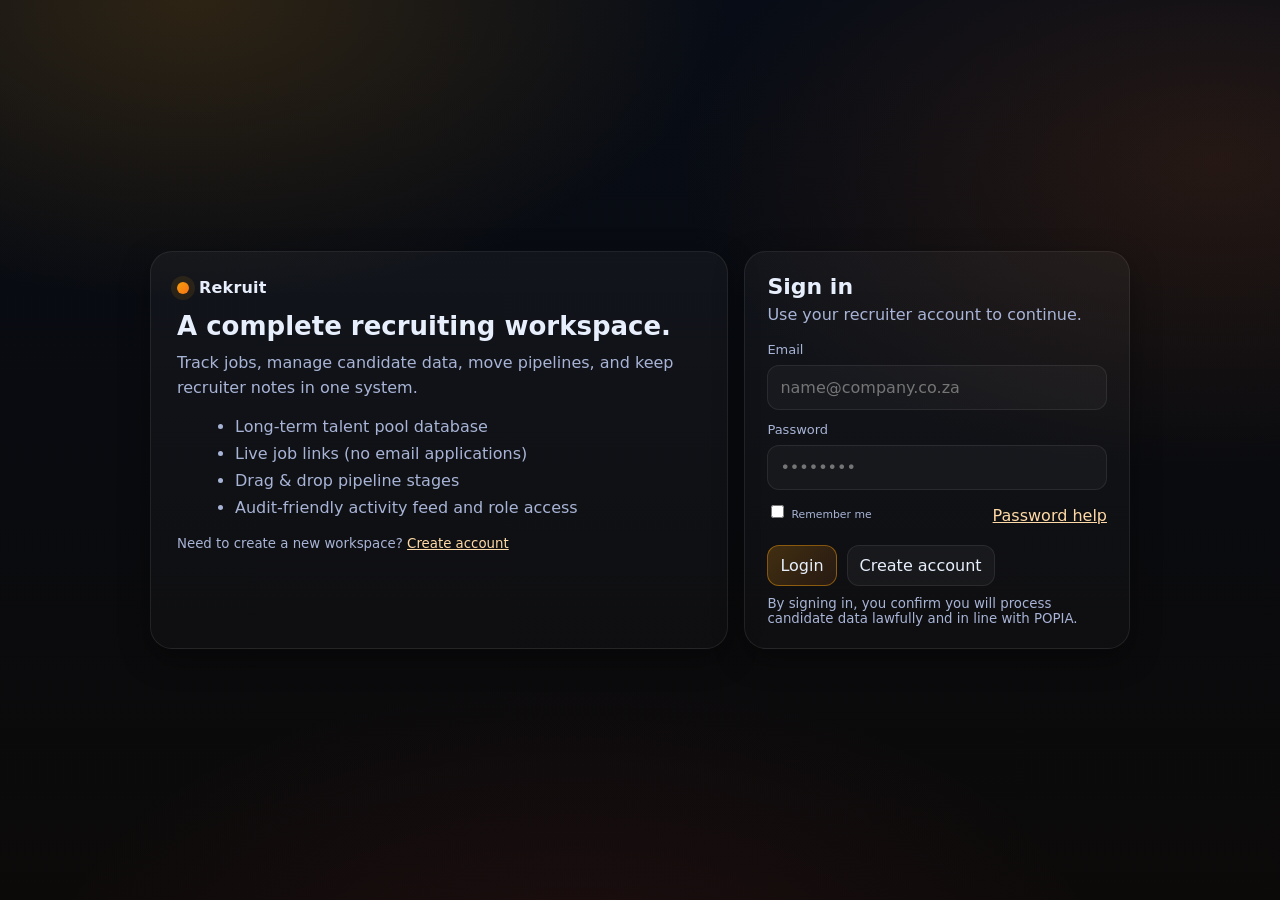
<file: index.html>
<!doctype html>
<html lang="en">
<head>
  <meta charset="utf-8" />
  <meta name="viewport" content="width=device-width, initial-scale=1" />
  <meta http-equiv="refresh" content="0; url=login.html" />
  <title>Rekruit</title>
  <link rel="stylesheet" href="css/app.css" />
</head>
<body>
  <div class="center">
    <div class="card hero" style="max-width:520px;">
      <div class="brand"><span class="dot"></span> Rekruit</div>
      <p style="margin-top:12px;">Redirecting to <a class="link" href="login.html">login</a>…</p>
    </div>
  </div>
</body>
</html>
</file>
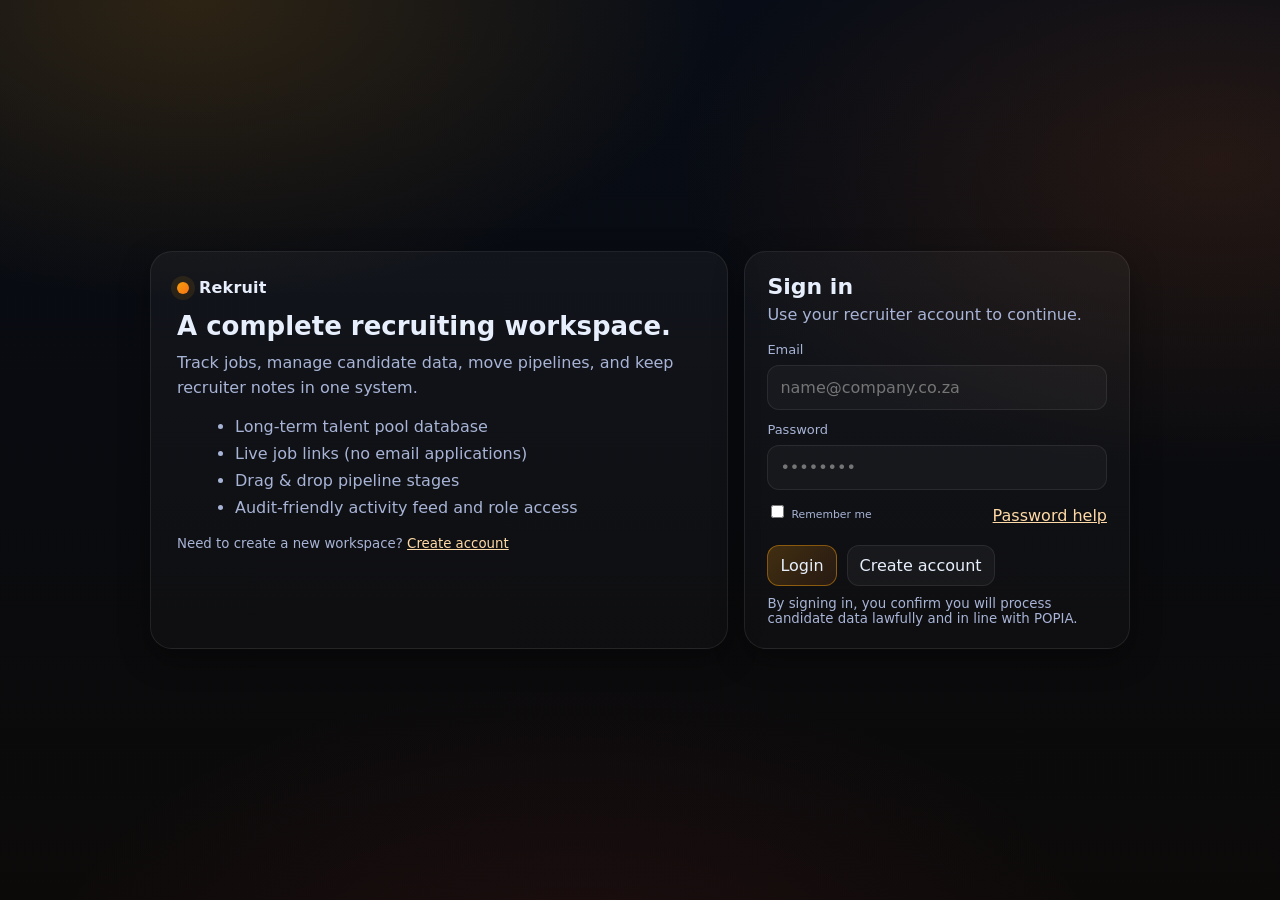
<file: applications.html>
<!doctype html>
<html lang="en">
<head>
  <meta charset="utf-8" />
  <meta name="viewport" content="width=device-width, initial-scale=1" />
  <title>Rekruit — Applications</title>
  <link rel="stylesheet" href="css/app.css" />
</head>

<body>
  <div class="topbar">
    <div class="nav">
      <div class="brand"><span class="dot"></span> Rekruit</div>
      <div class="navlinks">
        <a class="chip" data-nav href="dashboard.html">Dashboard</a>
        <a class="chip" data-nav href="companies.html">Companies</a>
        <a class="chip" data-nav href="candidates.html">Candidates</a>
        <a class="chip" data-nav href="applications.html">Applications</a>
        <a class="chip" data-nav href="jobs-pipeline.html">Pipeline</a>
        <a class="chip" data-nav href="users.html">Users</a>
        <a class="chip" data-nav href="reports.html">Reports</a>
        <a class="chip" data-nav href="settings.html">Settings</a>
        <a class="chip" href="#" data-logout>Logout</a>
      </div>
    </div>
  </div>

  <div class="container">

    <div class="section-title">
      <div>
        <h2>Applications Inbox</h2>
        <p>Review, deduplicate, and convert applications into pipeline progress.</p>
      </div>
      <div class="row" style="flex-wrap:wrap; justify-content:flex-end;">
        <a class="btn" href="public-jobs.html">Public Job Board</a>
        <a class="btn" href="candidates.html">Open Candidates</a>
        <a class="btn" href="reports.html">Reports</a>
      </div>
    </div>

    <!-- KPI row -->
    <div class="grid grid-4">
      <div class="card kpi">
        <h3>Applications</h3>
        <div class="num" data-app-kpi="total">0</div>
        <div class="meta">All applications in workspace</div>
      </div>
      <div class="card kpi">
        <h3>Last 30 Days</h3>
        <div class="num" data-app-kpi="last30">0</div>
        <div class="meta">New applications</div>
      </div>
      <div class="card kpi">
        <h3>Duplicates</h3>
        <div class="num" data-app-kpi="duplicates">0</div>
        <div class="meta">Same candidate more than once</div>
      </div>
      <div class="card kpi">
        <h3>Interview / Offer</h3>
        <div class="num" data-app-kpi="progressed">0</div>
        <div class="meta">Applications progressed</div>
      </div>
    </div>

    <div class="grid grid-2" style="margin-top:16px;">
      <div class="card form">
        <div class="section-title" style="margin:0 0 10px;">
          <div>
            <h2>Search & Filters</h2>
            <p>Search by candidate, email, job, source, status.</p>
          </div>
        </div>

        <div class="grid grid-2">
          <div class="field">
            <label>Search</label>
            <input class="input" data-application-search placeholder="Search by candidate, email, job, source..." />
          </div>

          <div class="field">
            <label>Status</label>
            <select class="input" data-app-filter-status>
              <option value="">All statuses</option>
              <option>Applied</option>
              <option>Screening</option>
              <option>Interview</option>
              <option>Offer</option>
              <option>Rejected</option>
            </select>
          </div>
        </div>

        <div class="grid grid-2">
          <div class="field">
            <label>Source</label>
            <select class="input" data-app-filter-source>
              <option value="">All sources</option>
              <option>Public Job Link</option>
              <option>Direct</option>
              <option>Referral</option>
              <option>LinkedIn</option>
              <option>Indeed</option>
              <option>Agency DB</option>
            </select>
          </div>

          <div class="field">
            <label>View</label>
            <div class="row" style="gap:8px; flex-wrap:wrap;">
              <button class="btn small" type="button" data-app-reset-filters>Reset filters</button>
              <small class="muted">Filters affect this page view only.</small>
            </div>
          </div>
        </div>

        <small class="footer-note">
          Tip: Changing an application status can update the candidate stage (Interview/Offer/Rejected).
        </small>
      </div>

      <div class="card form">
        <div class="section-title" style="margin:0 0 10px;">
          <div>
            <h2>Triage Guidance</h2>
            <p>Standardise how your team processes incoming applications.</p>
          </div>
        </div>

        <ul class="activity-list">
          <li><span>Review CV + skills match</span><small>Screening</small></li>
          <li><span>Verify right-to-work / permits (where applicable)</span><small>Compliance</small></li>
          <li><span>Deduplicate by email / ID</span><small>Data quality</small></li>
          <li><span>Move candidates into pipeline stages</span><small>Workflow</small></li>
          <li><span>Record reasons for rejection</span><small>Reporting</small></li>
        </ul>

        <small class="footer-note">
          Keep notes and outcomes consistent to improve reporting and re-sourcing.
        </small>
      </div>
    </div>

    <!-- Applications Table -->
    <div class="section-title" style="margin-top:18px;">
      <div>
        <h2>Applications</h2>
        <p>Update application status; open the candidate profile for full details.</p>
      </div>
    </div>

    <table class="table">
      <thead>
        <tr>
          <th>Candidate</th>
          <th>Email</th>
          <th>Job</th>
          <th>Applied At</th>
          <th>Source</th>
          <th>Status</th>
          <th></th>
        </tr>
      </thead>
      <tbody data-applications-body></tbody>
    </table>

    <small class="footer-note">
      Tip: Use search and filters to find duplicates and quickly move candidates forward.
    </small>

  </div>

  <script defer src="js/app.js"></script>

  <!-- Client-side KPIs + table filtering (does not change app.js data model) -->
  <script>
    (function () {
      const APP_STORAGE_KEY = "rekruit_app_data_v5";
      const AUTH_STORAGE_KEY = "rekruit_auth_v2";

      const body = document.querySelector("[data-applications-body]");
      const searchEl = document.querySelector("[data-application-search]");
      const statusEl = document.querySelector("[data-app-filter-status]");
      const sourceEl = document.querySelector("[data-app-filter-source]");
      const resetBtn = document.querySelector("[data-app-reset-filters]");

      function safeParse(v, fallback) {
        try { return JSON.parse(v); } catch { return fallback; }
      }
      function setKpi(key, value) {
        const el = document.querySelector(`[data-app-kpi="${key}"]`);
        if (el) el.textContent = String(value);
      }
      function escapeHtml(v) {
        return String(v ?? "")
          .replaceAll("&", "&amp;").replaceAll("<", "&lt;").replaceAll(">", "&gt;")
          .replaceAll('"', "&quot;").replaceAll("'", "&#039;");
      }
      function formatDateTime(v) {
        if (!v) return "-";
        const d = new Date(v);
        return `${d.toLocaleDateString()} ${d.toLocaleTimeString([], { hour: "2-digit", minute: "2-digit" })}`;
      }

      function getTenantCtx() {
        const auth = safeParse(localStorage.getItem(AUTH_STORAGE_KEY) || "null", null);
        if (!auth || !auth.tenantId) return null;
        const data = safeParse(localStorage.getItem(APP_STORAGE_KEY) || "null", null);
        if (!data) return null;
        return { auth, data, tenantId: auth.tenantId };
      }

      function computeKpis(ctx) {
        const { data, tenantId } = ctx;

        const apps = (Array.isArray(data.applications) ? data.applications : []).filter(a => a.tenantId === tenantId);
        const cands = (Array.isArray(data.candidates) ? data.candidates : []).filter(c => c.tenantId === tenantId);

        const now = Date.now();
        const days30 = 1000 * 60 * 60 * 24 * 30;

        const last30 = apps.filter(a => {
          const t = Date.parse(a.createdAt || "");
          return Number.isFinite(t) && (now - t) <= days30;
        }).length;

        // duplicates based on multiple applications per candidate
        const appCountByCandidate = {};
        apps.forEach(a => {
          const k = a.candidateId || "";
          if (!k) return;
          appCountByCandidate[k] = (appCountByCandidate[k] || 0) + 1;
        });
        const duplicates = Object.values(appCountByCandidate).filter(n => n > 1).length;

        const progressed = apps.filter(a => a.status === "Interview" || a.status === "Offer").length;

        setKpi("total", apps.length);
        setKpi("last30", last30);
        setKpi("duplicates", duplicates);

        // Also count progressed candidates in later stages as a sanity check
        const progressedCandidates = cands.filter(c => ["Interview 1", "Interview 2", "Offer", "Placed"].includes(c.stage)).length;
        setKpi("progressed", Math.max(progressed, progressedCandidates));
      }

      // Render + filter table (matches your app.js row structure)
      function renderFilteredTable(ctx) {
        if (!body) return;

        const { data, tenantId } = ctx;

        const apps = (Array.isArray(data.applications) ? data.applications : []).filter(a => a.tenantId === tenantId);
        const candidates = Array.isArray(data.candidates) ? data.candidates : [];
        const jobs = Array.isArray(data.jobs) ? data.jobs : [];

        const q = (searchEl?.value || "").trim().toLowerCase();
        const st = (statusEl?.value || "").trim();
        const src = (sourceEl?.value || "").trim();

        function candidateById(id) {
          return candidates.find(c => c.id === id && c.tenantId === tenantId);
        }
        function jobById(id) {
          return jobs.find(j => j.id === id && j.tenantId === tenantId);
        }

        const rows = apps.filter(a => {
          if (st && a.status !== st) return false;
          if (src && (a.source || "Direct") !== src) return false;

          if (!q) return true;
          const c = candidateById(a.candidateId) || {};
          const j = jobById(a.jobId) || {};
          return [c.name, c.email, j.title, a.source, a.status].join(" ").toLowerCase().includes(q);
        });

        if (!rows.length) {
          body.innerHTML = `<tr><td colspan="7" class="muted">No applications found.</td></tr>`;
          return;
        }

        // duplicate badge (same candidate appears more than once)
        const appCountByCandidate = {};
        apps.forEach(a => {
          const k = a.candidateId || "";
          if (!k) return;
          appCountByCandidate[k] = (appCountByCandidate[k] || 0) + 1;
        });

        body.innerHTML = rows
          .slice()
          .sort((a, b) => new Date(b.createdAt || 0) - new Date(a.createdAt || 0))
          .map(a => {
            const c = candidateById(a.candidateId) || {};
            const j = jobById(a.jobId) || {};
            const dup = (appCountByCandidate[a.candidateId] || 0) > 1 ? `<span class="badge danger">Duplicate</span>` : "";
            return `
              <tr>
                <td>${escapeHtml(c.name || "Unknown")} ${dup}</td>
                <td>${escapeHtml(c.email || "-")}</td>
                <td>${escapeHtml(j.title || "Unassigned")}</td>
                <td>${formatDateTime(a.createdAt)}</td>
                <td>${escapeHtml(a.source || "Direct")}</td>
                <td>
                  <select class="input" data-app-status="${a.id}">
                    ${["Applied", "Screening", "Interview", "Offer", "Rejected"].map(s => `<option ${a.status === s ? "selected" : ""}>${s}</option>`).join("")}
                  </select>
                </td>
                <td class="actions-cell"><a class="btn small" href="candidate-profile.html?id=${a.candidateId}">Open</a></td>
              </tr>
            `;
          }).join("");
      }

      function refresh() {
        const ctx = getTenantCtx();
        if (!ctx) return;
        computeKpis(ctx);
        renderFilteredTable(ctx);
      }

      // Hook changes (does not interfere with app.js)
      searchEl && searchEl.addEventListener("input", refresh);
      statusEl && statusEl.addEventListener("change", refresh);
      sourceEl && sourceEl.addEventListener("change", refresh);
      resetBtn && resetBtn.addEventListener("click", () => {
        if (searchEl) searchEl.value = "";
        if (statusEl) statusEl.value = "";
        if (sourceEl) sourceEl.value = "";
        refresh();
      });

      // Recompute after app.js updates statuses (listen on the table)
      document.addEventListener("change", (e) => {
        if (e.target && e.target.matches && e.target.matches("[data-app-status]")) {
          // app.js will update storage; refresh after a tick
          setTimeout(refresh, 30);
        }
      });

      // Initial
      refresh();
    })();
  </script>
</body>
</html>
</file>
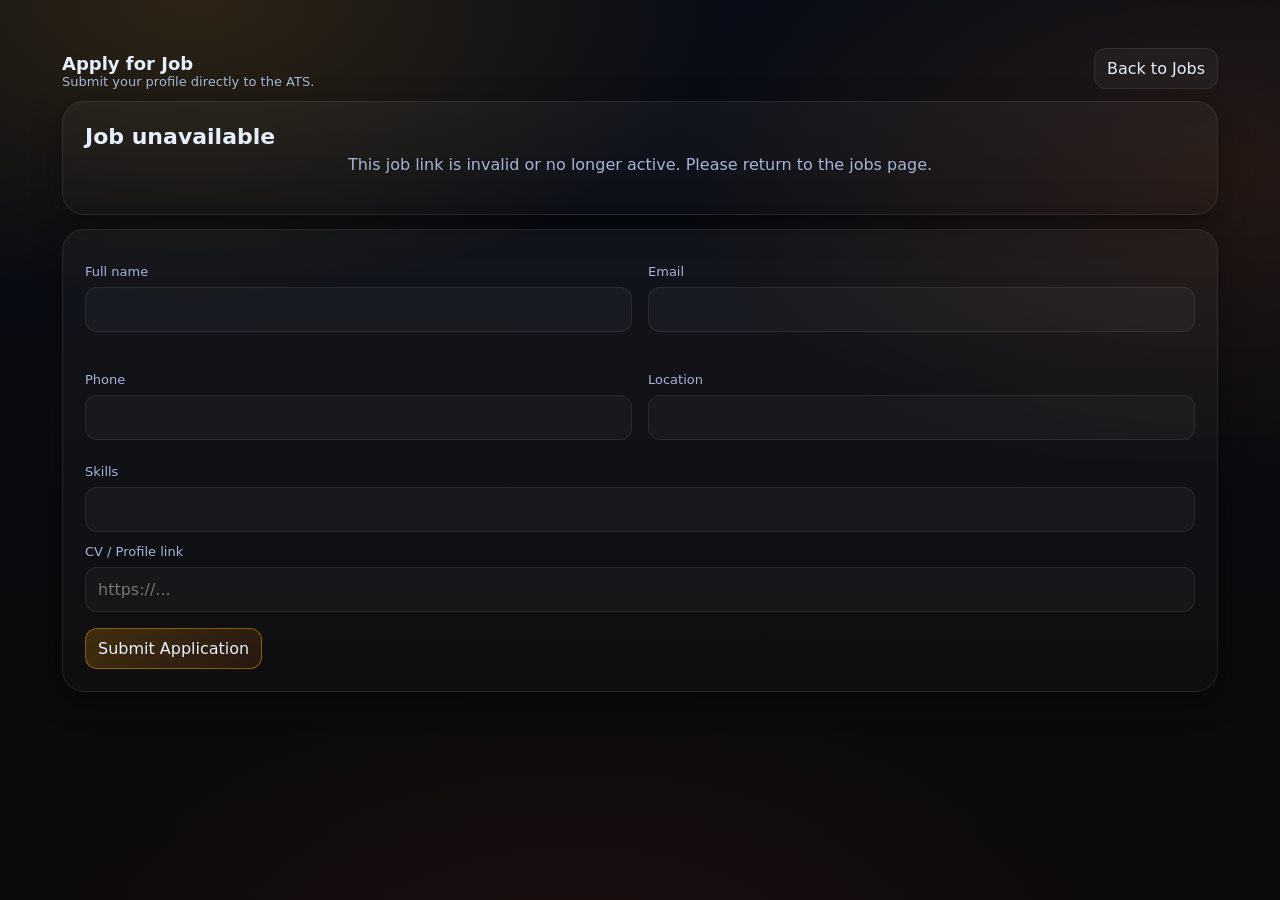
<file: apply.html>
<!doctype html>
<html lang="en">
<head>
  <meta charset="utf-8"/>
  <meta name="viewport" content="width=device-width,initial-scale=1"/>
  <title>Rekruit — Apply</title>
  <link rel="stylesheet" href="css/app.css"/>
</head>
<body>
  <div class="container">
    <div class="section-title">
      <div>
        <h2>Apply for Job</h2>
        <p>Submit your profile directly to the ATS.</p>
      </div>
      <a class="btn" href="public-jobs.html">Back to Jobs</a>
    </div>

    <div class="card form" data-apply-job style="margin-bottom:14px;"></div>

    <form class="card form" data-public-apply-form>
      <div class="grid grid-2">
        <div class="field"><label>Full name</label><input class="input" name="name" required/></div>
        <div class="field"><label>Email</label><input class="input" name="email" type="email" required/></div>
        <div class="field"><label>Phone</label><input class="input" name="phone"/></div>
        <div class="field"><label>Location</label><input class="input" name="location" required/></div>
      </div>
      <div class="field"><label>Skills</label><input class="input" name="skills"/></div>
      <div class="field"><label>CV / Profile link</label><input class="input" name="cvLink" placeholder="https://..."/></div>
      <div class="actions"><button class="btn primary" type="submit">Submit Application</button></div>
    </form>
  </div>
  <script defer src="js/app.js"></script>
</body>
</html>
</file>
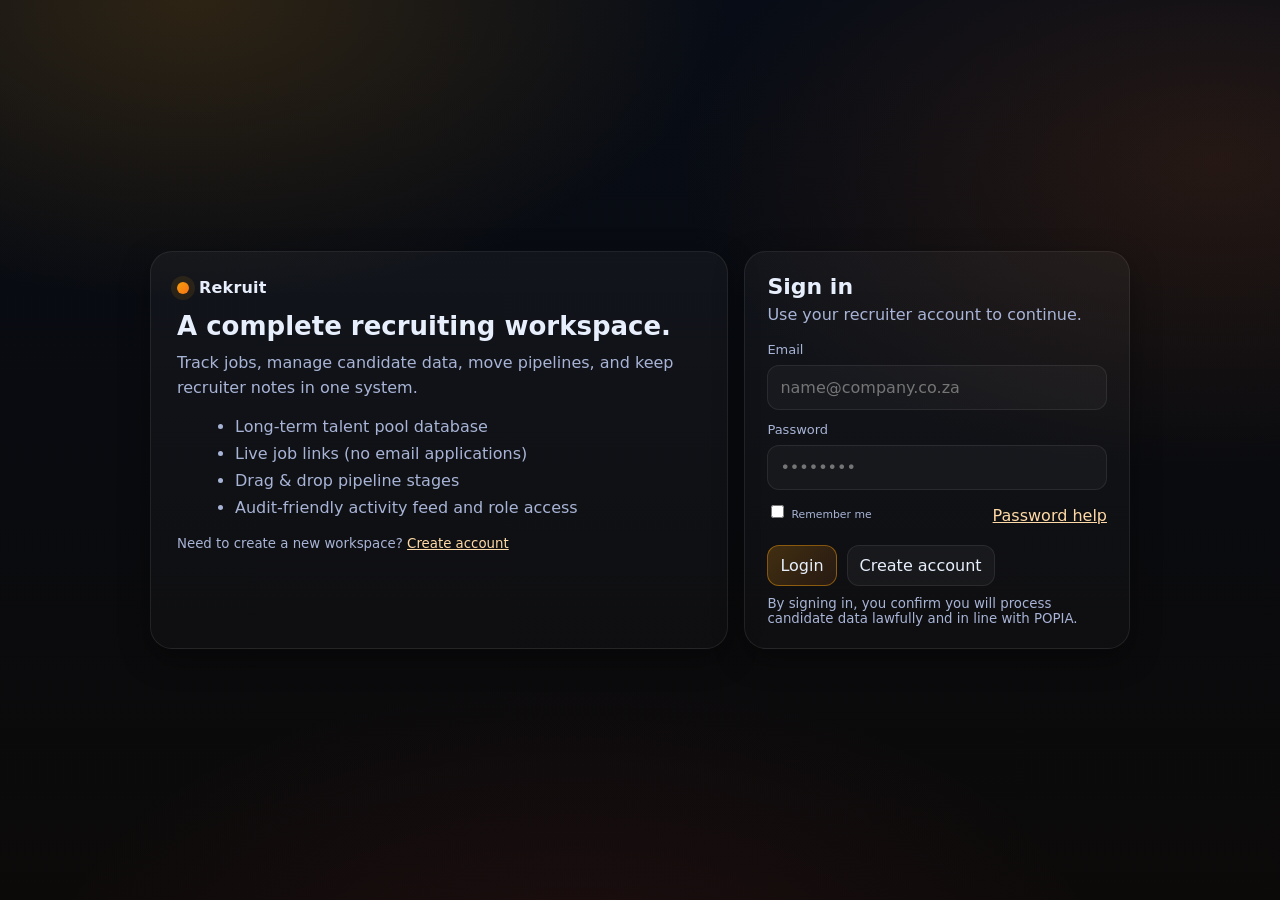
<file: candidate-profile.html>
<!doctype html>
<html lang="en">
<head>
  <meta charset="utf-8" />
  <meta name="viewport" content="width=device-width, initial-scale=1" />
  <title>Rekruit — Candidate Profile</title>
  <link rel="stylesheet" href="css/app.css" />
</head>
<body>
  <div class="topbar">
    <div class="nav">
      <div class="brand"><span class="dot"></span> Rekruit</div>
      <div class="navlinks">
        <a class="chip" data-nav href="dashboard.html">Dashboard</a>
        <a class="chip" data-nav href="companies.html">Companies</a>
        <a class="chip" data-nav href="candidates.html">Candidates</a>
        <a class="chip" data-nav href="applications.html">Applications</a>
        <a class="chip" data-nav href="jobs-pipeline.html">Pipeline</a>
        <a class="chip" data-nav href="users.html">Users</a>
        <a class="chip" data-nav href="reports.html">Reports</a>
        <a class="chip" data-nav href="settings.html">Settings</a>
        <a class="chip" href="#" data-logout>Logout</a>
      </div>
    </div>
  </div>

  <div class="container" data-candidate-profile></div>

  <script defer src="js/app.js"></script>
</body>
</html>
</file>
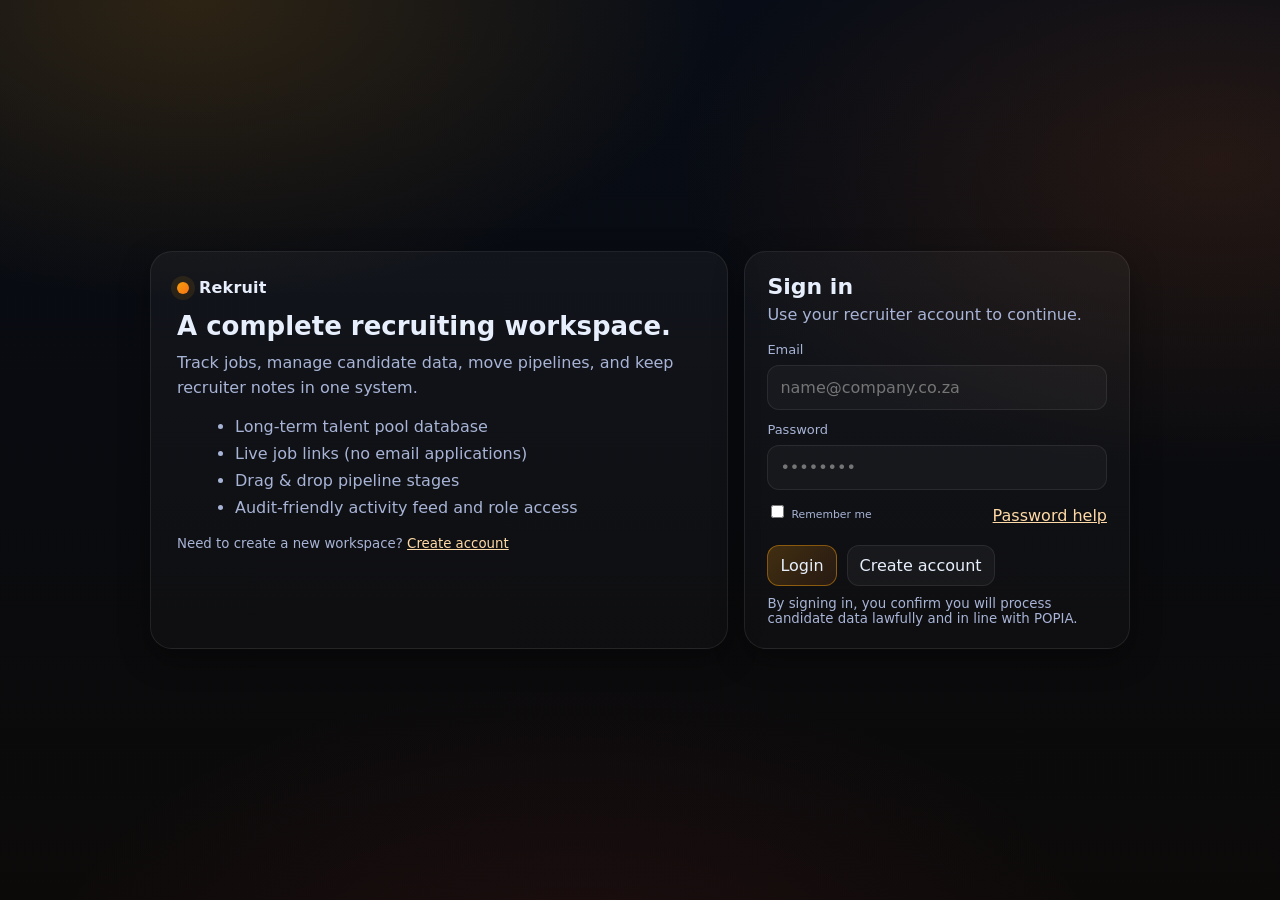
<file: candidates.html>
<!doctype html>
<html lang="en">
<head>
  <meta charset="utf-8" />
  <meta name="viewport" content="width=device-width, initial-scale=1" />
  <title>Rekruit — Candidates</title>
  <link rel="stylesheet" href="css/app.css" />
</head>

<body>
  <div class="topbar">
    <div class="nav">
      <div class="brand"><span class="dot"></span> Rekruit</div>
      <div class="navlinks">
        <a class="chip" data-nav href="dashboard.html">Dashboard</a>
        <a class="chip" data-nav href="companies.html">Companies</a>
        <a class="chip" data-nav href="candidates.html">Candidates</a>
        <a class="chip" data-nav href="applications.html">Applications</a>
        <a class="chip" data-nav href="jobs-pipeline.html">Pipeline</a>
        <a class="chip" data-nav href="users.html">Users</a>
        <a class="chip" data-nav href="reports.html">Reports</a>
        <a class="chip" data-nav href="settings.html">Settings</a>
        <a class="chip" href="#" data-logout>Logout</a>
      </div>
    </div>
  </div>

  <div class="container">
    <div class="section-title">
      <div>
        <h2>Candidate Database</h2>
        <p>Store candidates long-term, maintain clean records, and track pipeline progress.</p>
      </div>
      <div class="row" style="gap:10px; flex-wrap:wrap; justify-content:flex-end;">
        <input class="input" style="max-width:340px" data-candidate-search placeholder="Search name, email, skills, ID/passport, tags…" />
        <button class="btn" type="button" data-toggle-filters>Quick Filters</button>
        <a class="btn" href="jobs-pipeline.html">Open Pipeline</a>
      </div>
    </div>

    <!-- Quick Filters (client-safe helper; search remains the primary filter) -->
    <div class="card form hidden" data-filters-panel>
      <h1>Quick Filters</h1>
      <p>Use these to refine what you type into the search box (they don’t change stored data).</p>

      <div class="grid grid-3">
        <div class="field">
          <label>Common skill</label>
          <button class="btn small" type="button" data-q="Excel">Excel</button>
          <button class="btn small" type="button" data-q="IFRS">IFRS</button>
          <button class="btn small" type="button" data-q="Payroll">Payroll</button>
        </div>
        <div class="field">
          <label>Common locations</label>
          <button class="btn small" type="button" data-q="Cape Town">Cape Town</button>
          <button class="btn small" type="button" data-q="Gauteng">Gauteng</button>
          <button class="btn small" type="button" data-q="Remote">Remote</button>
        </div>
        <div class="field">
          <label>Pipeline stages</label>
          <button class="btn small" type="button" data-q="Applied">Applied</button>
          <button class="btn small" type="button" data-q="Interview 1">Interview 1</button>
          <button class="btn small" type="button" data-q="Offer">Offer</button>
        </div>
      </div>

      <div class="actions">
        <button class="btn" type="button" data-clear-search>Clear search</button>
      </div>

      <small class="footer-note">
        Tip: search includes name, email, location, skills, phone, ID/passport, and nationality.
      </small>
    </div>

    <!-- Create Candidate (FULL PROFILE - compatible with app.js) -->
    <form class="card form" data-candidate-form>
      <h1>Create Candidate</h1>
      <p>Capture a complete profile for sourcing, screening, and placement tracking.</p>

      <div class="section-title" style="margin-top:8px;">
        <div><h2>Personal & Contact</h2><p>Core identity and contact details</p></div>
      </div>

      <div class="grid grid-3">
        <div class="field">
          <label>Full name</label>
          <input class="input" required name="name" placeholder="Nthabiseng Mokoena" />
        </div>
        <div class="field">
          <label>Email</label>
          <input class="input" required name="email" type="email" placeholder="candidate@email.com" />
        </div>
        <div class="field">
          <label>Phone</label>
          <input class="input" name="phone" placeholder="+27..." />
        </div>
      </div>

      <div class="grid grid-3">
        <div class="field">
          <label>Location (Province/City/Remote)</label>
          <input class="input" required name="location" placeholder="Cape Town / Gauteng / Remote" />
        </div>
        <div class="field">
          <label>ID / Passport</label>
          <input class="input" name="idPassport" placeholder="13-digit SA ID or passport" />
        </div>
        <div class="field">
          <label>Nationality</label>
          <input class="input" name="nationality" placeholder="South African / Zimbabwean / etc." />
        </div>
      </div>

      <div class="grid grid-3">
        <div class="field">
          <label>Work permit status</label>
          <select class="input" name="workPermit">
            <option value="">Select</option>
            <option>Citizen / Permanent Resident</option>
            <option>Work Permit Valid</option>
            <option>Work Permit Pending</option>
            <option>No Work Permit</option>
          </select>
        </div>

        <div class="field">
          <label>Preferred contact method</label>
          <select class="input" name="contactMethod">
            <option>Email</option>
            <option>Phone</option>
            <option>WhatsApp</option>
            <option>LinkedIn</option>
          </select>
        </div>

        <div class="field">
          <label>LinkedIn / Portfolio link</label>
          <input class="input" name="profileLink" placeholder="https://linkedin.com/in/..." />
        </div>
      </div>

      <div class="section-title" style="margin-top:12px;">
        <div><h2>Professional Profile</h2><p>Role, experience, salary, availability, skills</p></div>
      </div>

      <div class="grid grid-3">
        <div class="field">
          <label>Current role / title</label>
          <input class="input" name="currentRole" placeholder="e.g. Senior Accountant" />
        </div>
        <div class="field">
          <label>Years of experience</label>
          <input class="input" name="yearsExperience" placeholder="e.g. 5" />
        </div>
        <div class="field">
          <label>Industry</label>
          <input class="input" name="industry" placeholder="e.g. Finance, Mining, Logistics" />
        </div>
      </div>

      <div class="grid grid-3">
        <div class="field">
          <label>Salary expectation (ZAR)</label>
          <input class="input" name="salaryExpectation" placeholder="e.g. 45000" />
        </div>
        <div class="field">
          <label>Availability</label>
          <select class="input" name="availability">
            <option value="">Select</option>
            <option>Immediately</option>
            <option>2 weeks</option>
            <option>1 month</option>
            <option>Negotiable</option>
          </select>
        </div>
        <div class="field">
          <label>Notice period</label>
          <select class="input" name="noticePeriod">
            <option value="">Select</option>
            <option>None</option>
            <option>1 week</option>
            <option>2 weeks</option>
            <option>1 month</option>
            <option>2 months</option>
            <option>3 months</option>
          </select>
        </div>
      </div>

      <div class="grid grid-2">
        <div class="field">
          <label>Skills (comma-separated)</label>
          <input class="input" name="skills" placeholder="Excel, IFRS, Payroll, Sage" />
        </div>
        <div class="field">
          <label>Candidate tags (comma-separated)</label>
          <input class="input" name="tags" placeholder="CFO, Mining, Java, BPO" />
        </div>
      </div>

      <div class="grid grid-2">
        <div class="field">
          <label>CV link (Drive/Dropbox/URL)</label>
          <input class="input" name="cvLink" placeholder="https://..." />
          <small>Use a secure link where you have permission to store and share the document.</small>
        </div>
        <div class="field">
          <label>Talent pool</label>
          <input class="input" name="talentPool" placeholder="e.g. Finance - Cape Town" />
        </div>
      </div>

      <div class="section-title" style="margin-top:12px;">
        <div><h2>ATS & Assignment</h2><p>Pipeline stage and job link</p></div>
      </div>

      <div class="grid grid-3">
        <div class="field">
          <label>Stage</label>
          <select class="input" name="stage">
            <option>Applied</option>
            <option>Screened</option>
            <option>Interview 1</option>
            <option>Interview 2</option>
            <option>Offer</option>
            <option>Placed</option>
            <option>Rejected</option>
          </select>
        </div>

        <div class="field">
          <label>Job assignment</label>
          <select class="input" data-candidate-job name="jobId"></select>
        </div>

        <div class="field">
          <label>Recruiter note (short)</label>
          <input class="input" name="notes" placeholder="Short recruiter note…" />
        </div>
      </div>

      <div class="section-title" style="margin-top:12px;">
        <div><h2>Compliance (Optional)</h2><p>Only capture if relevant and lawful (POPIA)</p></div>
      </div>

      <div class="grid grid-3">
        <div class="field">
          <label>BEE status (optional)</label>
          <select class="input" name="beeStatus">
            <option value="">Select</option>
            <option>Not provided</option>
            <option>Black Owned</option>
            <option>Majority Black Owned</option>
            <option>Non-compliant</option>
            <option>Exempt</option>
          </select>
        </div>
        <div class="field">
          <label>Employment Equity category (optional)</label>
          <select class="input" name="eeCategory">
            <option value="">Select</option>
            <option>Not provided</option>
            <option>African</option>
            <option>Coloured</option>
            <option>Indian</option>
            <option>White</option>
            <option>Other</option>
          </select>
        </div>
        <div class="field">
          <label>Right-to-work docs (status)</label>
          <select class="input" name="rtwStatus">
            <option value="">Select</option>
            <option>Required</option>
            <option>Collected</option>
            <option>Verified</option>
            <option>Expired</option>
          </select>
        </div>
      </div>

      <div class="field">
        <label>POPIA consent note (internal)</label>
        <input class="input" name="consentNote" placeholder="e.g. Consent captured on 2026-03-02 via email/WhatsApp/signed form" />
      </div>

      <div class="actions">
        <button class="btn primary" type="submit">Save Candidate</button>
        <small class="footer-note">After saving, open the candidate profile from the list below.</small>
      </div>
    </form>

    <div class="section-title">
      <div>
        <h2>Candidate List</h2>
        <p>Update stages, assign jobs, and open full profiles.</p>
      </div>
    </div>

    <table class="table" style="margin-top:10px">
      <thead>
        <tr>
          <th>Name</th>
          <th>Email</th>
          <th>Phone</th>
          <th>Location</th>
          <th>Stage</th>
          <th>Job</th>
          <th>Skills</th>
          <th></th>
        </tr>
      </thead>
      <tbody data-candidates-body></tbody>
    </table>
  </div>

  <script defer src="js/app.js"></script>
  <script>
    (function () {
      const btn = document.querySelector('[data-toggle-filters]');
      const panel = document.querySelector('[data-filters-panel]');
      const search = document.querySelector('[data-candidate-search]');

      if (btn && panel) btn.addEventListener('click', () => panel.classList.toggle('hidden'));

      // Quick filter buttons append to the search box (works with your app.js search filtering)
      document.querySelectorAll('[data-filters-panel] [data-q]').forEach(b => {
        b.addEventListener('click', () => {
          if (!search) return;
          const q = b.getAttribute('data-q') || '';
          const current = (search.value || '').trim();
          search.value = current ? (current + ' ' + q) : q;
          search.dispatchEvent(new Event('input', { bubbles: true }));
        });
      });

      document.querySelector('[data-clear-search]')?.addEventListener('click', () => {
        if (!search) return;
        search.value = '';
        search.dispatchEvent(new Event('input', { bubbles: true }));
      });
    })();
  </script>
</body>
</html>
</file>
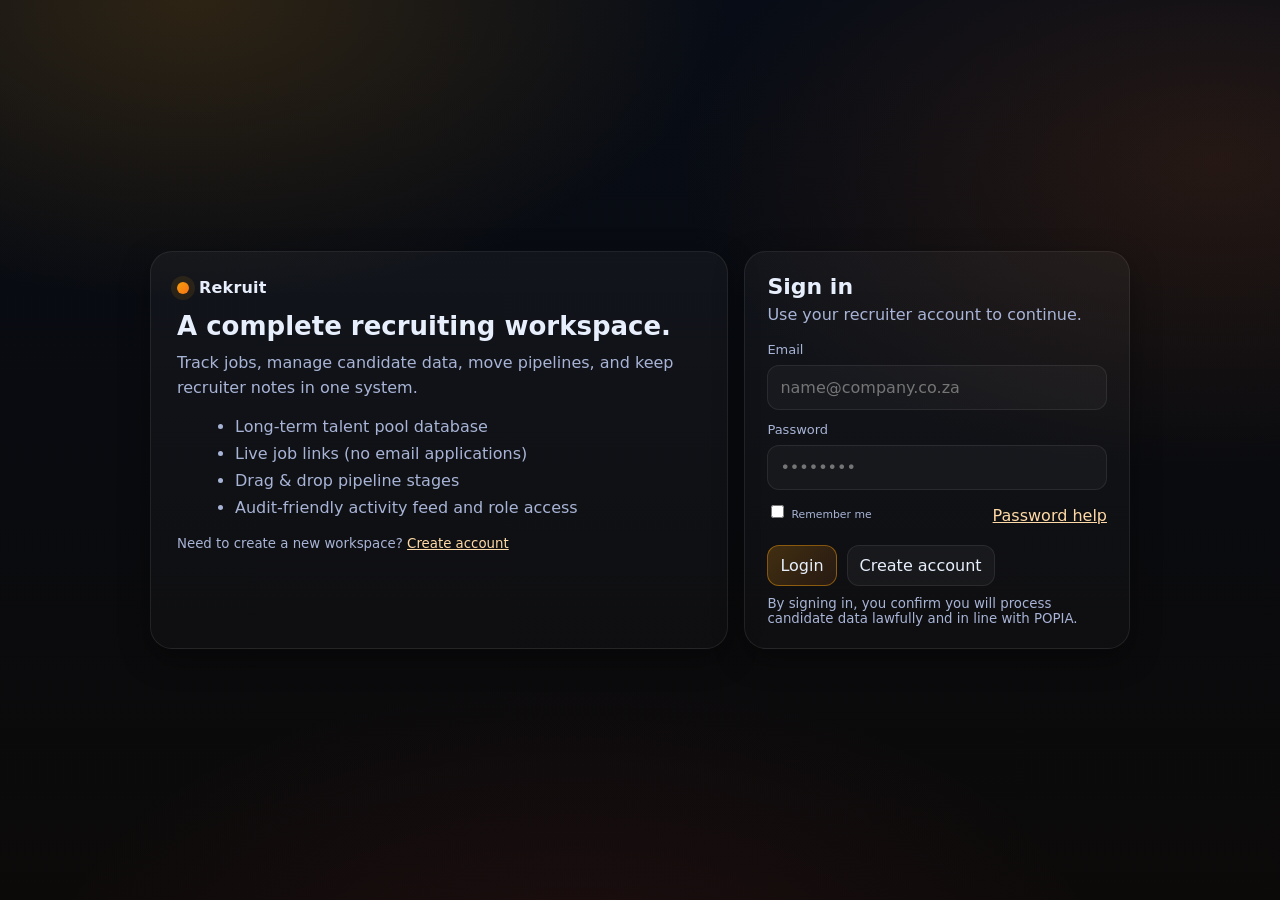
<file: companies.html>
<!doctype html>
<html lang="en">
<head>
  <meta charset="utf-8" />
  <meta name="viewport" content="width=device-width, initial-scale=1" />
  <title>Rekruit — Company CRM</title>
  <link rel="stylesheet" href="css/app.css" />
</head>

<body>
  <div class="topbar">
    <div class="nav">
      <div class="brand"><span class="dot"></span> Rekruit</div>
      <div class="navlinks">
        <a class="chip" data-nav href="dashboard.html">Dashboard</a>
        <a class="chip" data-nav href="companies.html">Companies</a>
        <a class="chip" data-nav href="candidates.html">Candidates</a>
        <a class="chip" data-nav href="applications.html">Applications</a>
        <a class="chip" data-nav href="jobs-pipeline.html">Pipeline</a>
        <a class="chip" data-nav href="users.html">Users</a>
        <a class="chip" data-nav href="reports.html">Reports</a>
        <a class="chip" data-nav href="settings.html">Settings</a>
        <a class="chip" href="#" data-logout>Logout</a>
      </div>
    </div>
  </div>

  <div class="container">
    <div class="section-title">
      <div>
        <h2>Company & Client CRM</h2>
        <p>Manage clients, contacts, and billing references for recruitment engagements.</p>
      </div>
    </div>

    <form class="card form" data-company-form>
      <h1>Add Company</h1>
      <p>Create a client/company record to track recruiting relationships and internal notes.</p>

      <div class="grid grid-3">
        <div class="field">
          <label>Company name</label>
          <input class="input" name="name" required placeholder="e.g. BluePeak Holdings" />
        </div>
        <div class="field">
          <label>Industry</label>
          <input class="input" name="industry" placeholder="e.g. Finance, Retail, Logistics" />
        </div>
        <div class="field">
          <label>Location</label>
          <input class="input" name="location" placeholder="e.g. Cape Town, Johannesburg, Remote" />
        </div>
      </div>

      <div class="grid grid-3">
        <div class="field">
          <label>Contact person</label>
          <input class="input" name="contact" placeholder="Name / email / phone" />
        </div>
        <div class="field">
          <label>Billing reference</label>
          <input class="input" name="billing" placeholder="PO number / billing email / notes" />
        </div>
        <div class="field">
          <label>Status</label>
          <select class="input" name="status">
            <option selected>Active</option>
            <option>Paused</option>
            <option>Closed</option>
          </select>
        </div>
      </div>

      <div class="field">
        <label>Notes</label>
        <input class="input" name="notes" placeholder="Internal notes…" />
      </div>

      <div class="actions">
        <button class="btn primary" type="submit">Save Company</button>
      </div>
    </form>

    <div class="section-title" style="margin-top:16px;">
      <div>
        <h2>Companies</h2>
        <p>View and manage saved company records.</p>
      </div>
    </div>

    <table class="table" style="margin-top:10px">
      <thead>
        <tr>
          <th>Company</th>
          <th>Industry</th>
          <th>Location</th>
          <th>Contact</th>
          <th>Status</th>
          <th></th>
        </tr>
      </thead>
      <tbody data-companies-body></tbody>
    </table>
  </div>

  <script defer src="js/app.js"></script>
</body>
</html>
</file>
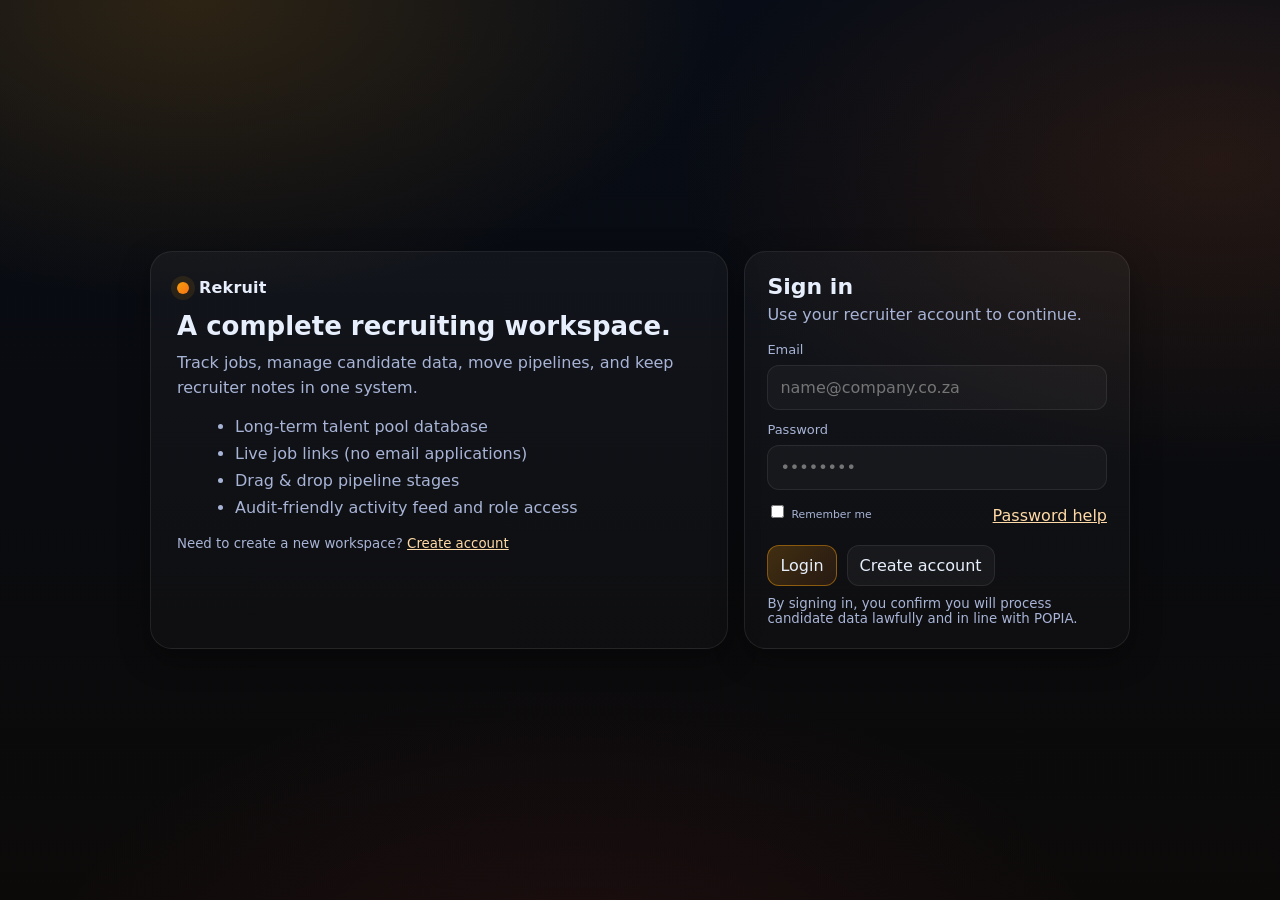
<file: dashboard.html>
<!doctype html>
<html lang="en">
<head>
  <meta charset="utf-8" />
  <meta name="viewport" content="width=device-width, initial-scale=1" />
  <title>Rekruit — Dashboard</title>
  <link rel="stylesheet" href="css/app.css" />
</head>

<body>
  <div class="topbar">
    <div class="nav">
      <div class="brand"><span class="dot"></span> Rekruit</div>
      <div class="navlinks">
        <a class="chip" data-nav href="dashboard.html">Dashboard</a>
        <a class="chip" data-nav href="companies.html">Companies</a>
        <a class="chip" data-nav href="candidates.html">Candidates</a>
        <a class="chip" data-nav href="applications.html">Applications</a>
        <a class="chip" data-nav href="jobs-pipeline.html">Pipeline</a>
        <a class="chip" data-nav href="users.html">Users</a>
        <a class="chip" data-nav href="reports.html">Reports</a>
        <a class="chip" data-nav href="settings.html">Settings</a>
        <a class="chip" href="#" data-logout>Logout</a>
      </div>
    </div>
  </div>

  <div class="container">

    <div class="section-title">
      <div>
        <h2>Recruitment Command Center</h2>
        <p>Operational view across jobs, pipelines, applications, interviews, and compliance checks.</p>
      </div>
      <div class="row" style="flex-wrap:wrap; justify-content:flex-end;">
        <button class="btn" type="button" data-open-candidate-form>+ Quick Candidate</button>
        <button class="btn" type="button" data-open-job-form>+ Create Job</button>
        <a class="btn" href="public-jobs.html">Public Job Board</a>
      </div>
    </div>

    <!-- KPI + Operational Overview -->
    <div class="grid grid-4">
      <div class="card kpi">
        <h3>Open Jobs</h3>
        <div class="num" data-kpi="open-jobs">0</div>
        <div class="meta">Active jobs in your workspace</div>
      </div>
      <div class="card kpi">
        <h3>Total Jobs</h3>
        <div class="num" data-kpi="total-jobs">0</div>
        <div class="meta">All job records</div>
      </div>
      <div class="card kpi">
        <h3>Total Candidates</h3>
        <div class="num" data-kpi="candidates">0</div>
        <div class="meta">Talent pool size</div>
      </div>
      <div class="card kpi">
        <h3>Placements</h3>
        <div class="num" data-kpi="placements">0</div>
        <div class="meta">Candidates placed</div>
      </div>
    </div>

    <!-- Secondary KPIs -->
    <div class="grid grid-4" style="margin-top:16px;">
      <div class="card kpi">
        <h3>Applications (30 days)</h3>
        <div class="num" data-kpi="apps-30">0</div>
        <div class="meta">Incoming application volume</div>
      </div>
      <div class="card kpi">
        <h3>Interviewing</h3>
        <div class="num" data-kpi="in-interview">0</div>
        <div class="meta">Interview 1 + Interview 2</div>
      </div>
      <div class="card kpi">
        <h3>Offers Out</h3>
        <div class="num" data-kpi="offers">0</div>
        <div class="meta">Offer stage</div>
      </div>
      <div class="card kpi">
        <h3>Duplicates Flagged</h3>
        <div class="num" data-kpi="duplicates">0</div>
        <div class="meta">Potential duplicate records</div>
      </div>
    </div>

    <!-- Create Job -->
    <form class="card form hidden" data-job-form>
      <h1>Create Job</h1>
      <p>Create a job, publish it, and sync applications directly into Rekruit.</p>

      <div class="grid grid-2">
        <div class="field">
          <label>Job title</label>
          <input class="input" required name="title" placeholder="Senior Accountant" />
        </div>
        <div class="field">
          <label>Client / Hiring Company</label>
          <input class="input" required name="client" placeholder="BluePeak Holdings" />
        </div>

        <div class="field">
          <label>Location</label>
          <input class="input" required name="location" placeholder="Cape Town / Remote" />
        </div>
        <div class="field">
          <label>Status</label>
          <select class="input" name="status">
            <option>Draft</option>
            <option>Active</option>
            <option>On Hold</option>
            <option>Closed</option>
          </select>
        </div>

        <div class="field">
          <label>Employment type</label>
          <select class="input" name="employmentType">
            <option>Permanent</option>
            <option>Contract</option>
            <option>Temporary</option>
            <option>Internship</option>
          </select>
        </div>

        <div class="field">
          <label>Salary range</label>
          <input class="input" name="salaryRange" placeholder="R35,000 - R45,000" />
        </div>

        <div class="field">
          <label>Required skills</label>
          <input class="input" name="requiredSkills" placeholder="Excel, IFRS, Payroll" />
        </div>

        <div class="field">
          <label>Hiring manager (name/email)</label>
          <input class="input" name="hiringManager" placeholder="Hiring Manager" />
          <small>Optional reference for internal coordination.</small>
        </div>
      </div>

      <div class="field">
        <label>Job description</label>
        <textarea class="input" name="description" rows="6" placeholder="Role summary, responsibilities, requirements..."></textarea>
      </div>

      <div class="actions">
        <button class="btn primary" type="submit">Save Job</button>
        <a class="btn" href="public-jobs.html">View Live Jobs</a>
      </div>
    </form>

    <!-- Quick Candidate -->
    <form class="card form hidden" data-quick-candidate-form>
      <h1>Quick Candidate</h1>
      <p>Add a candidate quickly, then complete the full profile when needed.</p>

      <div class="grid grid-3">
        <div class="field"><label>Name</label><input class="input" required name="name" placeholder="Nthabiseng Mokoena" /></div>
        <div class="field"><label>Email</label><input class="input" required name="email" type="email" placeholder="candidate@email.com" /></div>
        <div class="field"><label>Phone</label><input class="input" name="phone" placeholder="+27..." /></div>
      </div>

      <div class="grid grid-3">
        <div class="field"><label>Location</label><input class="input" required name="location" placeholder="Cape Town" /></div>
        <div class="field">
          <label>Stage</label>
          <select class="input" name="stage">
            <option>Applied</option>
            <option>Screened</option>
            <option>Interview 1</option>
            <option>Interview 2</option>
            <option>Offer</option>
            <option>Placed</option>
            <option>Rejected</option>
          </select>
        </div>
        <div class="field"><label>Skills</label><input class="input" name="skills" placeholder="Excel, IFRS" /></div>
      </div>

      <div class="actions"><button class="btn primary" type="submit">Save Candidate</button></div>
    </form>

    <!-- Operational Panels -->
    <div class="grid grid-2" style="margin-top:16px;">
      <div class="card form">
        <div class="section-title" style="margin:0 0 10px;">
          <div>
            <h2>Pipeline Snapshot</h2>
            <p>Stage distribution (live counts).</p>
          </div>
          <a class="btn small" href="jobs-pipeline.html">Open Pipeline</a>
        </div>

        <table class="table">
          <thead>
            <tr>
              <th>Stage</th>
              <th>Candidates</th>
              <th></th>
            </tr>
          </thead>
          <tbody>
            <tr><td>Applied</td><td data-stage-count="Applied">0</td><td><span class="badge">Entry</span></td></tr>
            <tr><td>Screened</td><td data-stage-count="Screened">0</td><td><span class="badge warn">Review</span></td></tr>
            <tr><td>Interview 1</td><td data-stage-count="Interview 1">0</td><td><span class="badge warn">In progress</span></td></tr>
            <tr><td>Interview 2</td><td data-stage-count="Interview 2">0</td><td><span class="badge warn">Final</span></td></tr>
            <tr><td>Offer</td><td data-stage-count="Offer">0</td><td><span class="badge ok">Offer</span></td></tr>
            <tr><td>Placed</td><td data-stage-count="Placed">0</td><td><span class="badge ok">Success</span></td></tr>
            <tr><td>Rejected</td><td data-stage-count="Rejected">0</td><td><span class="badge danger">Closed</span></td></tr>
          </tbody>
        </table>
      </div>

      <div class="card form">
        <div class="section-title" style="margin:0 0 10px;">
          <div>
            <h2>Compliance & Risk Checks</h2>
            <p>Quick indicators for common data-quality and compliance actions.</p>
          </div>
          <a class="btn small" href="reports.html">Reports</a>
        </div>

        <ul class="activity-list">
          <li><span>Missing consent note on candidate records</span><small data-risk="consent">0</small></li>
          <li><span>Right-to-work documents required</span><small data-risk="rtw">0</small></li>
          <li><span>Duplicate applicants detected</span><small data-risk="dup">0</small></li>
          <li><span>Data export/audit log events</span><small data-risk="audit">0</small></li>
        </ul>

        <small class="footer-note">
          Use Candidate Profile to complete consent notes and document fields where applicable.
        </small>
      </div>
    </div>

    <!-- Jobs -->
    <div class="section-title" style="margin-top:18px;">
      <div>
        <h2>Jobs</h2>
        <p>Create jobs, publish live links, and manage candidates per job.</p>
      </div>
    </div>

    <table class="table">
      <thead>
        <tr>
          <th>Job</th>
          <th>Client</th>
          <th>Location</th>
          <th>Status</th>
          <th>Candidates</th>
          <th></th>
        </tr>
      </thead>
      <tbody data-jobs-body></tbody>
    </table>

    <!-- Recent Candidates -->
    <div class="section-title">
      <div>
        <h2>Recent Candidates</h2>
        <p>Quick view of new or recently updated candidates.</p>
      </div>
      <a class="btn small" href="candidates.html">Open Database</a>
    </div>

    <table class="table">
      <thead>
        <tr>
          <th>Name</th>
          <th>Email</th>
          <th>Location</th>
          <th>Stage</th>
          <th>Assigned Job</th>
        </tr>
      </thead>
      <tbody data-dashboard-candidates-body></tbody>
    </table>

    <!-- Interview Scheduling -->
    <div class="section-title">
      <div>
        <h2>Interview Scheduling</h2>
        <p>Book interviews and track interviewer accountability.</p>
      </div>
    </div>

    <form class="card form" data-interview-form>
      <div class="grid grid-3">
        <div class="field"><label>Candidate</label><select class="input" name="candidateId" required></select></div>
        <div class="field"><label>Job</label><select class="input" name="jobId"></select></div>
        <div class="field"><label>Date & Time</label><input class="input" name="when" type="datetime-local" required /></div>
      </div>
      <div class="grid grid-2">
        <div class="field">
          <label>Mode</label>
          <select class="input" name="mode">
            <option>Virtual</option>
            <option>On-site</option>
            <option>Phone</option>
          </select>
        </div>
        <div class="field"><label>Interviewer</label><input class="input" name="interviewer" placeholder="Hiring Manager" /></div>
      </div>
      <div class="actions"><button class="btn primary" type="submit">Schedule</button></div>
    </form>

    <table class="table" style="margin-top:16px">
      <thead>
        <tr>
          <th>Candidate</th>
          <th>Job</th>
          <th>When</th>
          <th>Mode</th>
          <th>Interviewer</th>
          <th></th>
        </tr>
      </thead>
      <tbody data-interviews-body></tbody>
    </table>

    <!-- Activity -->
    <div class="section-title">
      <div>
        <h2>Activity Feed</h2>
        <p>Timeline of key actions (job creation, moves, interviews, updates).</p>
      </div>
    </div>

    <div class="card form">
      <ul class="activity-list" data-activity-body></ul>
    </div>

    <small class="footer-note">
      Multi-tenant access and roles are enforced per workspace.
    </small>
  </div>

  <script defer src="js/app.js"></script>

  <!-- Extra dashboard metrics (reads the same storage model used by app.js) -->
  <script>
    (function () {
      const APP_STORAGE_KEY = "rekruit_app_data_v5";
      const AUTH_STORAGE_KEY = "rekruit_auth_v2";

      function safeParse(v, fallback) {
        try { return JSON.parse(v); } catch { return fallback; }
      }
      function setText(selector, value) {
        const el = document.querySelector(selector);
        if (el) el.textContent = String(value);
      }

      const auth = safeParse(localStorage.getItem(AUTH_STORAGE_KEY) || "null", null);
      if (!auth || !auth.tenantId) return;

      const data = safeParse(localStorage.getItem(APP_STORAGE_KEY) || "null", null);
      if (!data) return;

      const tenantId = auth.tenantId;
      const candidates = Array.isArray(data.candidates) ? data.candidates.filter(c => c.tenantId === tenantId) : [];
      const applications = Array.isArray(data.applications) ? data.applications.filter(a => a.tenantId === tenantId) : [];
      const activity = Array.isArray(data.activity) ? data.activity.filter(a => a.tenantId === tenantId) : [];

      // Applications (last 30 days)
      const now = Date.now();
      const days30 = 1000 * 60 * 60 * 24 * 30;
      const apps30 = applications.filter(a => {
        const t = Date.parse(a.createdAt || "");
        return Number.isFinite(t) && (now - t) <= days30;
      }).length;

      // Interviewing + Offers
      const inInterview = candidates.filter(c => c.stage === "Interview 1" || c.stage === "Interview 2").length;
      const offers = candidates.filter(c => c.stage === "Offer").length;

      // Duplicates (candidate email duplicates within workspace)
      const emailCounts = {};
      candidates.forEach(c => {
        const k = String(c.email || "").trim().toLowerCase();
        if (!k) return;
        emailCounts[k] = (emailCounts[k] || 0) + 1;
      });
      const dupCandidates = Object.values(emailCounts).filter(v => v > 1).length;

      setText('[data-kpi="apps-30"]', apps30);
      setText('[data-kpi="in-interview"]', inInterview);
      setText('[data-kpi="offers"]', offers);
      setText('[data-kpi="duplicates"]', dupCandidates);

      // Stage counts
      const stages = ["Applied","Screened","Interview 1","Interview 2","Offer","Placed","Rejected"];
      stages.forEach(s => {
        const n = candidates.filter(c => c.stage === s).length;
        document.querySelectorAll('[data-stage-count="' + s.replace(/"/g, '\\"') + '"]').forEach(el => el.textContent = String(n));
      });

      // Risk checks (simple, based on fields present in your model)
      const missingConsent = candidates.filter(c => !String(c.consentNote || "").trim()).length;
      const missingRTW = candidates.filter(c => {
        const wp = String(c.workPermit || "").trim();
        const rtw = String(c.rtwStatus || "").trim();
        // If either field exists in your schema, treat "missing" as needing attention
        return (!wp && !rtw);
      }).length;

      setText('[data-risk="consent"]', missingConsent);
      setText('[data-risk="rtw"]', missingRTW);
      setText('[data-risk="dup"]', dupCandidates);
      setText('[data-risk="audit"]', activity.length);
    })();
  </script>
</body>
</html>
</file>
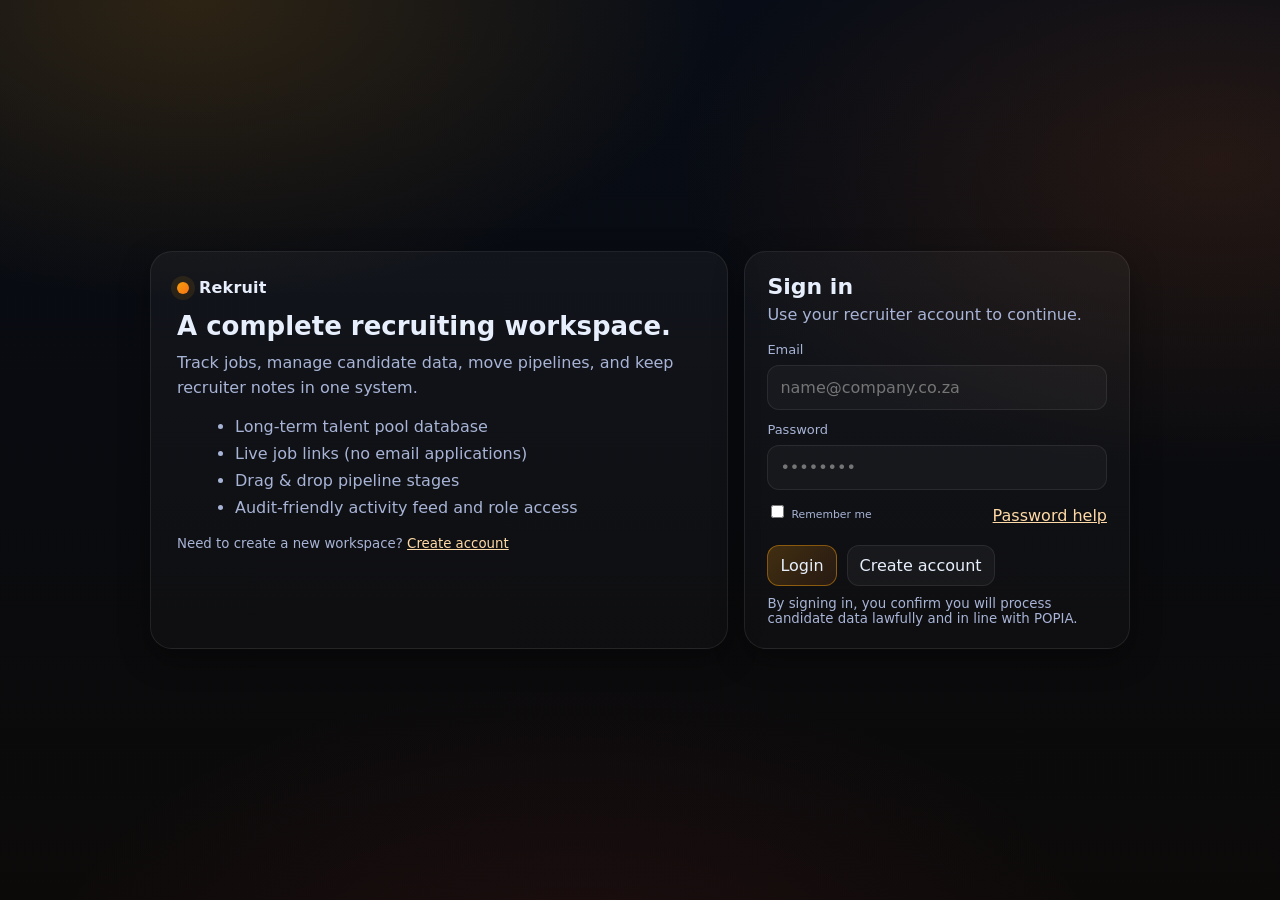
<file: jobs-pipeline.html>
<!doctype html>
<html lang="en">
<head>
  <meta charset="utf-8" />
  <meta name="viewport" content="width=device-width, initial-scale=1" />
  <title>Rekruit — Pipeline</title>
  <link rel="stylesheet" href="css/app.css" />
</head>
<body>
  <div class="topbar">
    <div class="nav">
      <div class="brand"><span class="dot"></span> Rekruit</div>
      <div class="navlinks">
        <a class="chip" data-nav href="dashboard.html">Dashboard</a>
        <a class="chip" data-nav href="companies.html">Companies</a>
        <a class="chip" data-nav href="candidates.html">Candidates</a>
        <a class="chip" data-nav href="applications.html">Applications</a>
        <a class="chip" data-nav href="jobs-pipeline.html">Pipeline</a>
        <a class="chip" data-nav href="users.html">Users</a>
        <a class="chip" data-nav href="reports.html">Reports</a>
        <a class="chip" data-nav href="settings.html">Settings</a>
        <a class="chip" href="#" data-logout>Logout</a>
      </div>
    </div>
  </div>

  <div class="container">
    <div class="section-title">
      <div>
        <h2>Recruitment Pipeline</h2>
        <p>Drag candidates between stages to update their journey.</p>
      </div>
      <a href="candidates.html" class="btn primary">Manage Candidates</a>
    </div>

    <div class="kanban kanban-7">
      <div class="col" data-col data-stage="Applied"><div class="colhead"><h3>Applied</h3><div class="count" data-count>0</div></div><div class="dropzone" data-zone></div></div>
      <div class="col" data-col data-stage="Screened"><div class="colhead"><h3>Screened</h3><div class="count" data-count>0</div></div><div class="dropzone" data-zone></div></div>
      <div class="col" data-col data-stage="Interview 1"><div class="colhead"><h3>Interview 1</h3><div class="count" data-count>0</div></div><div class="dropzone" data-zone></div></div>
      <div class="col" data-col data-stage="Interview 2"><div class="colhead"><h3>Interview 2</h3><div class="count" data-count>0</div></div><div class="dropzone" data-zone></div></div>
      <div class="col" data-col data-stage="Offer"><div class="colhead"><h3>Offer</h3><div class="count" data-count>0</div></div><div class="dropzone" data-zone></div></div>
      <div class="col" data-col data-stage="Placed"><div class="colhead"><h3>Placed</h3><div class="count" data-count>0</div></div><div class="dropzone" data-zone></div></div>
      <div class="col" data-col data-stage="Rejected"><div class="colhead"><h3>Rejected</h3><div class="count" data-count>0</div></div><div class="dropzone" data-zone></div></div>
    </div>
  </div>

  <script defer src="js/app.js"></script>
</body>
</html>
</file>
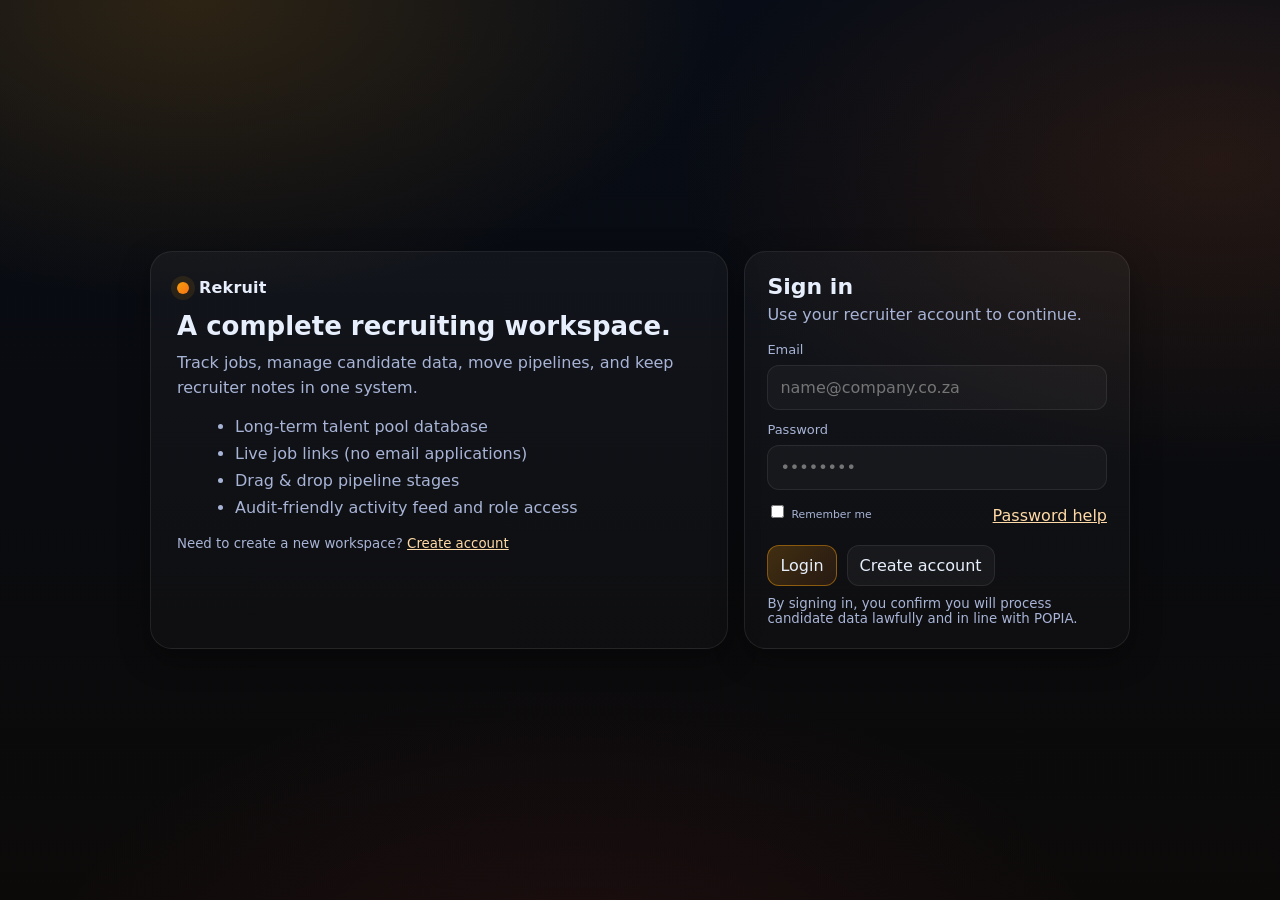
<file: login.html>
<!doctype html>
<html lang="en">
<head>
  <meta charset="utf-8" />
  <meta name="viewport" content="width=device-width, initial-scale=1" />
  <title>Rekruit — Login</title>
  <link rel="stylesheet" href="css/app.css" />
</head>

<body>
  <div class="center">
    <div class="split">

      <div class="card hero">
        <div class="brand"><span class="dot"></span> Rekruit</div>
        <h2 style="margin-top:14px;">A complete recruiting workspace.</h2>
        <p>Track jobs, manage candidate data, move pipelines, and keep recruiter notes in one system.</p>

        <ul>
          <li>Long-term talent pool database</li>
          <li>Live job links (no email applications)</li>
          <li>Drag & drop pipeline stages</li>
          <li>Audit-friendly activity feed and role access</li>
        </ul>

        <div style="margin-top:16px;">
          <small>
            Need to create a new workspace? <a class="link" href="signup.html">Create account</a>
          </small>
        </div>
      </div>

      <form class="card form" data-login-form method="post" novalidate>
        <h1>Sign in</h1>
        <p>Use your recruiter account to continue.</p>

        <div class="field">
          <label for="email">Email</label>
          <input
            id="email"
            class="input"
            name="email"
            type="email"
            inputmode="email"
            autocomplete="email"
            placeholder="name@company.co.za"
            required
          />
        </div>

        <div class="field">
          <label for="password">Password</label>
          <input
            id="password"
            class="input"
            name="password"
            type="password"
            autocomplete="current-password"
            placeholder="••••••••"
            required
          />
        </div>

        <div class="row" style="justify-content:space-between; align-items:center; margin-top:6px;">
          <label class="row" style="gap:8px; align-items:center;">
            <input type="checkbox" name="remember" />
            <small>Remember me</small>
          </label>

          <!-- Keep data-forgot-password for app.js compatibility, but intercept to show client-safe help -->
          <a class="link" href="#" data-forgot-password data-open-password-help>
            Password help
          </a>
        </div>

        <!-- Optional message areas for JS -->
        <div class="msg error" data-error style="display:none;"></div>
        <div class="msg ok" data-ok style="display:none;"></div>

        <div class="actions">
          <button class="btn primary" type="submit">Login</button>
          <a class="btn" href="signup.html">Create account</a>
        </div>

        <small style="display:block; margin-top:10px;">
          By signing in, you confirm you will process candidate data lawfully and in line with POPIA.
        </small>
      </form>

    </div>
  </div>

  <!-- Client-safe password help modal (does not change auth logic) -->
  <div class="modal hidden" data-passhelp-modal aria-hidden="true">
    <div class="modal-backdrop" data-close-passhelp></div>
    <div class="modal-card">
      <div class="row" style="justify-content:space-between; align-items:center; gap:12px;">
        <h2 style="margin:0;">Password help</h2>
        <button class="btn small" type="button" data-close-passhelp>Close</button>
      </div>

      <div style="margin-top:10px;">
        <p class="muted" style="margin-top:0;">
          If you can’t sign in, confirm you’re using the correct workspace email and password.
          If your company admin needs to reset access, they can create a new temporary password in <b>Users</b>.
        </p>
        <ul>
          <li>Check Caps Lock and keyboard layout</li>
          <li>Try logging in from the same browser used to create the account (for this demo build)</li>
          <li>If you’re an admin, use <b>Users</b> to add a user and generate a temporary password</li>
        </ul>
      </div>
    </div>
  </div>

  <script defer src="js/app.js"></script>

  <!-- Modal wiring; also prevents the unfinished reset messaging from app.js -->
  <script>
    (function () {
      const modal = document.querySelector('[data-passhelp-modal]');
      const open = document.querySelector('[data-open-password-help]');
      const closeEls = document.querySelectorAll('[data-close-passhelp]');

      function show() {
        if (!modal) return;
        modal.classList.remove('hidden');
        modal.setAttribute('aria-hidden', 'false');
      }
      function hide() {
        if (!modal) return;
        modal.classList.add('hidden');
        modal.setAttribute('aria-hidden', 'true');
      }

      // intercept click before app.js forgot-password handler shows "not enabled" messaging
      open && open.addEventListener('click', (e) => {
        e.preventDefault();
        e.stopPropagation();
        show();
      }, true);

      closeEls.forEach(el => el.addEventListener('click', (e) => { e.preventDefault(); hide(); }));
      document.addEventListener('keydown', (e) => { if (e.key === 'Escape') hide(); });
    })();
  </script>
</body>
</html>
</file>
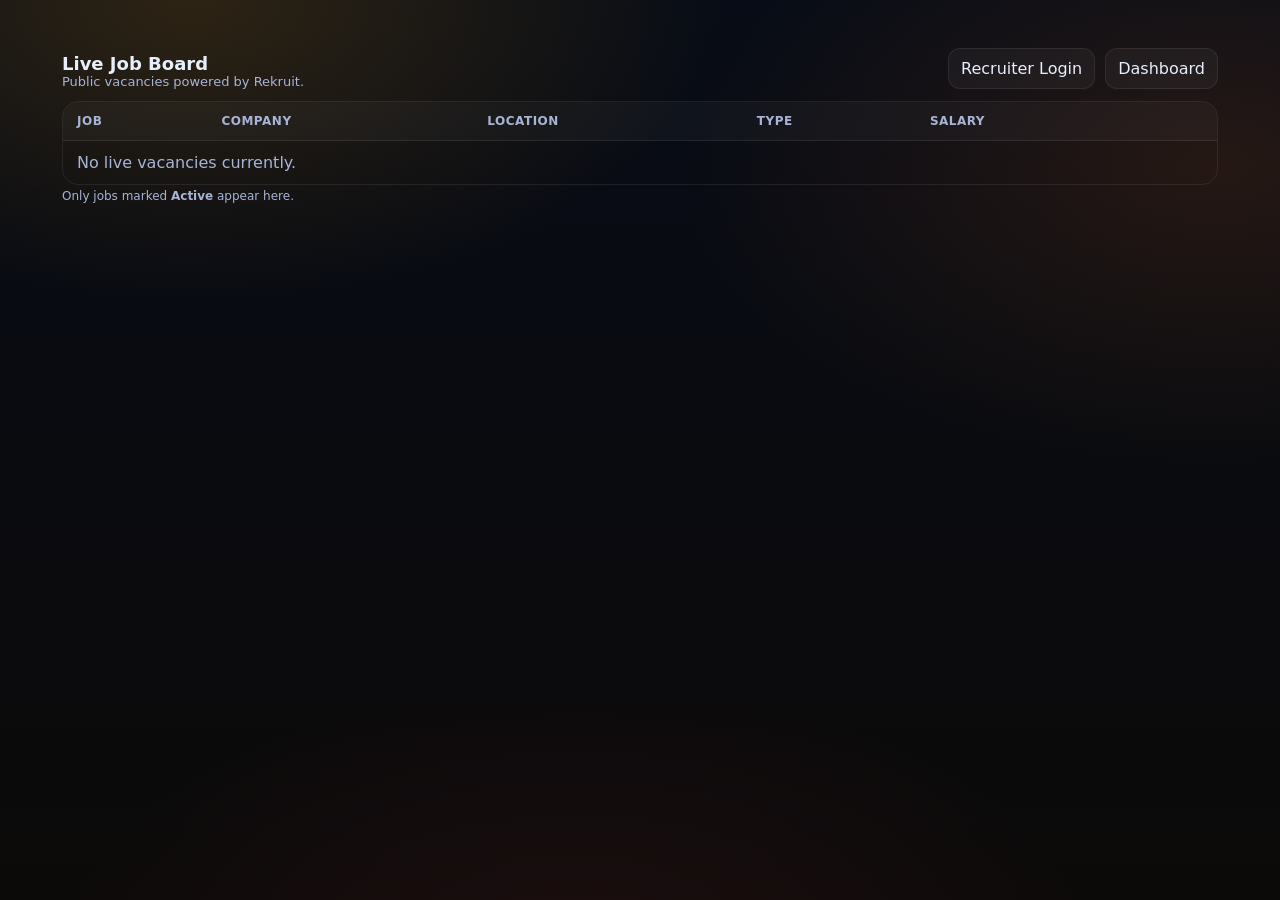
<file: public-jobs.html>
<!doctype html>
<html lang="en">
<head>
  <meta charset="utf-8" />
  <meta name="viewport" content="width=device-width, initial-scale=1" />
  <title>Rekruit — Live Jobs</title>
  <link rel="stylesheet" href="css/app.css" />
</head>

<body>
  <div class="container">
    <div class="section-title">
      <div>
        <h2>Live Job Board</h2>
        <p>Public vacancies powered by Rekruit.</p>
      </div>
      <div class="row" style="gap:10px; flex-wrap:wrap; justify-content:flex-end;">
        <a class="btn" href="login.html">Recruiter Login</a>
        <a class="btn" href="dashboard.html">Dashboard</a>
      </div>
    </div>

    <table class="table">
      <thead>
        <tr>
          <th>Job</th>
          <th>Company</th>
          <th>Location</th>
          <th>Type</th>
          <th>Salary</th>
          <th></th>
        </tr>
      </thead>
      <tbody data-public-jobs-body></tbody>
    </table>

    <small class="footer-note">
      Only jobs marked <b>Active</b> appear here.
    </small>
  </div>

  <script defer src="js/app.js"></script>
</body>
</html>
</file>
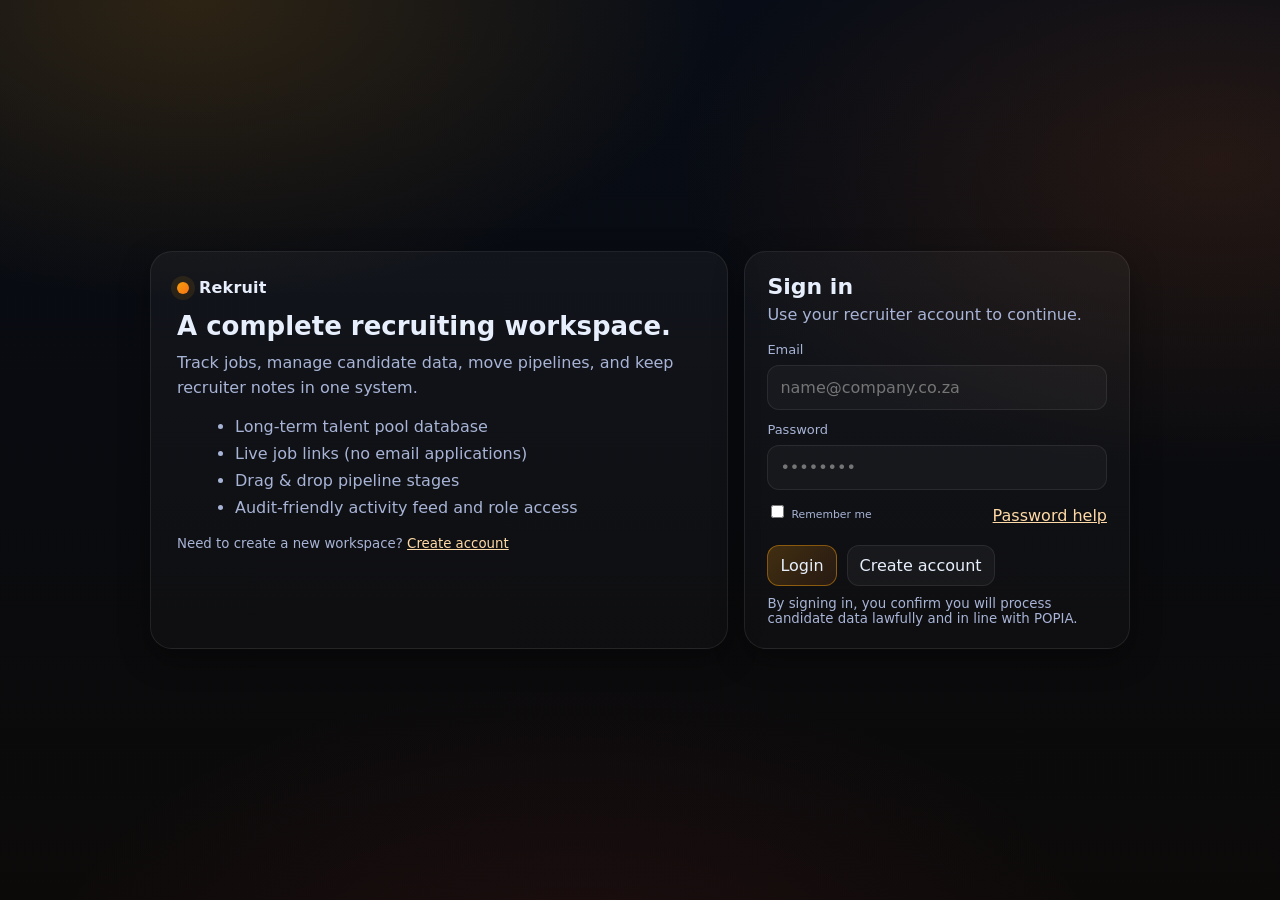
<file: reports.html>
<!doctype html>
<html lang="en">
<head><meta charset="utf-8"/><meta name="viewport" content="width=device-width, initial-scale=1"/><title>Rekruit — Reports</title><link rel="stylesheet" href="css/app.css"/></head>
<body>
<div class="topbar"><div class="nav"><div class="brand"><span class="dot"></span> Rekruit</div><div class="navlinks">
<a class="chip" data-nav href="dashboard.html">Dashboard</a>
<a class="chip" data-nav href="companies.html">Companies</a>
<a class="chip" data-nav href="candidates.html">Candidates</a>
<a class="chip" data-nav href="applications.html">Applications</a>
<a class="chip" data-nav href="jobs-pipeline.html">Pipeline</a>
<a class="chip" data-nav href="users.html">Users</a>
<a class="chip" data-nav href="reports.html">Reports</a>
<a class="chip" data-nav href="settings.html">Settings</a>
<a class="chip" href="#" data-logout>Logout</a>
</div></div></div>

<div class="container">
  <div class="section-title"><div><h2>Analytics & Compliance Reports</h2><p>Track conversion, source quality, and placement flow.</p></div></div>
  <div class="grid grid-4">
    <div class="card kpi"><h3>Total Applications</h3><div class="num" data-report="applications">0</div></div>
    <div class="card kpi"><h3>Conversion to Interview</h3><div class="num" data-report="interview-rate">0%</div></div>
    <div class="card kpi"><h3>Placements</h3><div class="num" data-report="placements">0</div></div>
    <div class="card kpi"><h3>Duplicate Applicants</h3><div class="num" data-report="duplicates">0</div></div>
  </div>
  <div class="section-title"><h2>Applications by Source</h2></div>
  <table class="table"><thead><tr><th>Source</th><th>Applications</th></tr></thead><tbody data-report-sources></tbody></table>
</div>
<script defer src="js/app.js"></script>
</body></html>
</file>
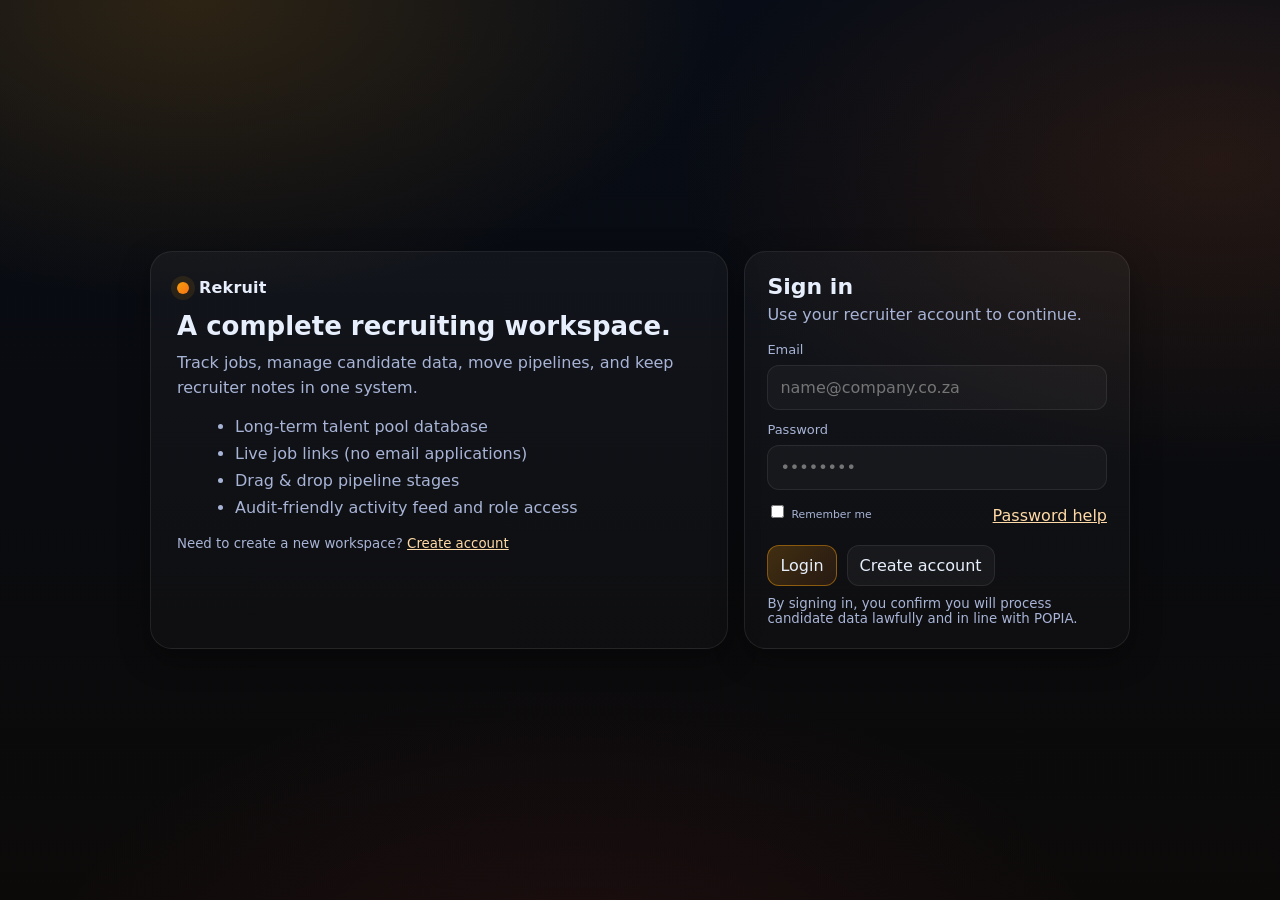
<file: settings.html>
<!doctype html>
<html lang="en">
<head>
  <meta charset="utf-8" />
  <meta name="viewport" content="width=device-width, initial-scale=1" />
  <title>Rekruit — Settings</title>
  <link rel="stylesheet" href="css/app.css" />
</head>
<body>
  <div class="topbar">
    <div class="nav">
      <div class="brand"><span class="dot"></span> Rekruit</div>
      <div class="navlinks">
        <a class="chip" data-nav href="dashboard.html">Dashboard</a>
        <a class="chip" data-nav href="companies.html">Companies</a>
        <a class="chip" data-nav href="candidates.html">Candidates</a>
        <a class="chip" data-nav href="applications.html">Applications</a>
        <a class="chip" data-nav href="jobs-pipeline.html">Pipeline</a>
        <a class="chip" data-nav href="users.html">Users</a>
        <a class="chip" data-nav href="reports.html">Reports</a>
        <a class="chip" data-nav href="settings.html">Settings</a>
        <a class="chip" href="#" data-logout>Logout</a>
      </div>
    </div>
  </div>

  <div class="container">
    <div class="section-title">
      <div>
        <h2>Workspace Settings</h2>
        <p>Protect your data with backups and reset controls.</p>
      </div>
    </div>

    <div class="card form">
      <div class="field">
        <label>Export backup</label>
        <p class="footer-note">Download a JSON backup of all jobs, candidates, interviews, and activity.</p>
        <button class="btn" type="button" data-export>Download Backup</button>
      </div>

      <div class="field">
        <label>Import backup</label>
        <p class="footer-note">Upload a backup file previously exported from Rekruit.</p>
        <input class="input" type="file" accept="application/json" data-import-file />
      </div>

      <div class="field">
        <label>Reset workspace</label>
        <p class="footer-note">This removes all jobs, candidates, interviews, and activity from this browser only.</p>
        <button class="btn danger" type="button" data-reset-all>Clear All Records</button>
      </div>
    </div>
  </div>

  <script defer src="js/app.js"></script>
</body>
</html>
</file>
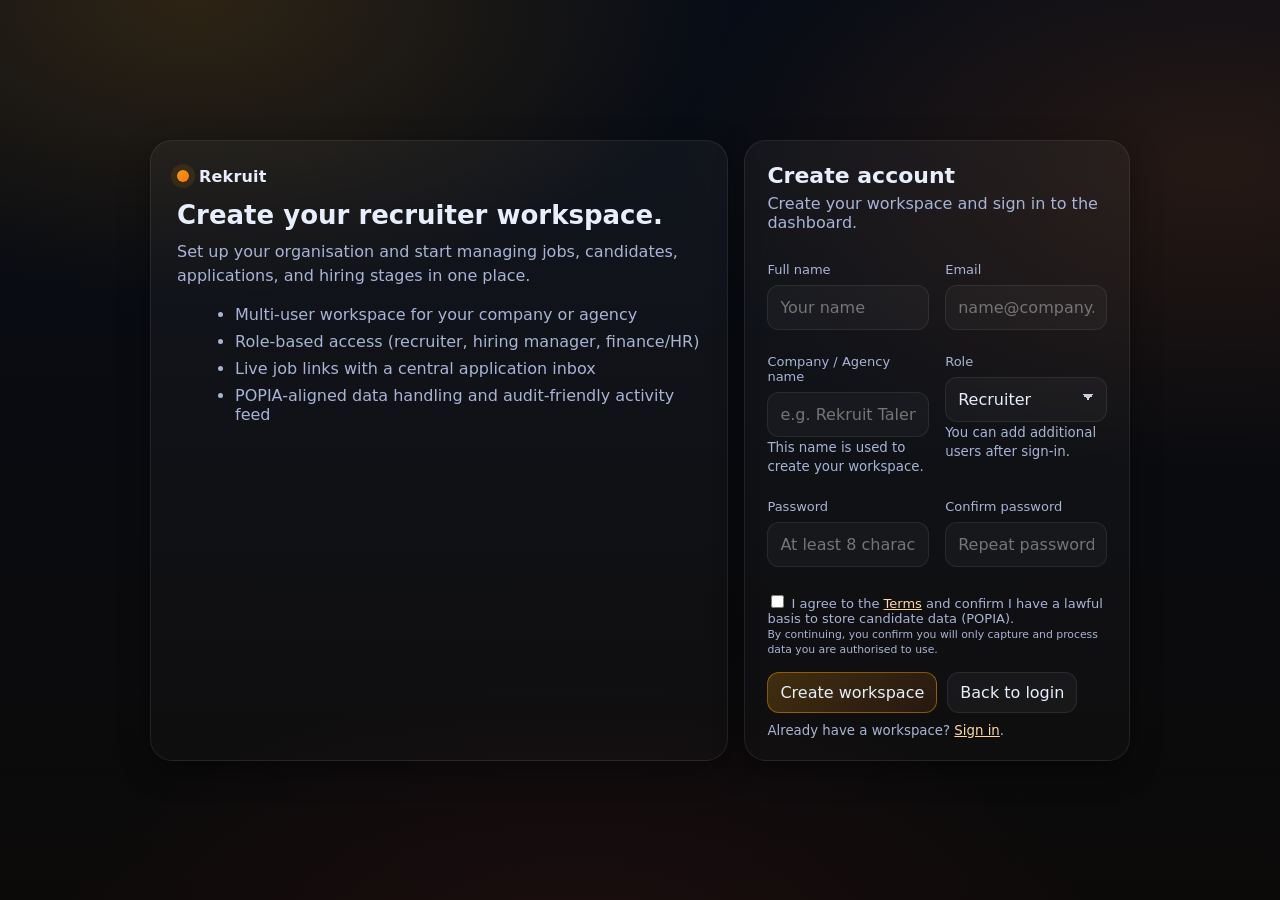
<file: signup.html>
<!doctype html>
<html lang="en">
<head>
  <meta charset="utf-8" />
  <meta name="viewport" content="width=device-width, initial-scale=1" />
  <title>Rekruit — Sign Up</title>
  <link rel="stylesheet" href="css/app.css" />
</head>

<body>
  <div class="center">
    <div class="split">
      <div class="card hero">
        <div class="brand"><span class="dot"></span> Rekruit</div>
        <h2 style="margin-top:14px;">Create your recruiter workspace.</h2>
        <p>Set up your organisation and start managing jobs, candidates, applications, and hiring stages in one place.</p>

        <ul>
          <li>Multi-user workspace for your company or agency</li>
          <li>Role-based access (recruiter, hiring manager, finance/HR)</li>
          <li>Live job links with a central application inbox</li>
          <li>POPIA-aligned data handling and audit-friendly activity feed</li>
        </ul>
      </div>

      <form class="card form" data-signup-form method="post" novalidate>
        <h1>Create account</h1>
        <p>Create your workspace and sign in to the dashboard.</p>

        <div class="grid grid-2">
          <div class="field">
            <label for="su-name">Full name</label>
            <input
              id="su-name"
              class="input"
              required
              name="name"
              type="text"
              placeholder="Your name"
              autocomplete="name"
            />
          </div>

          <div class="field">
            <label for="su-email">Email</label>
            <input
              id="su-email"
              class="input"
              required
              name="email"
              type="email"
              inputmode="email"
              placeholder="name@company.co.za"
              autocomplete="email"
            />
          </div>
        </div>

        <div class="grid grid-2">
          <div class="field">
            <label for="su-company">Company / Agency name</label>
            <input
              id="su-company"
              class="input"
              required
              name="company"
              type="text"
              placeholder="e.g. Rekruit Talent (Pty) Ltd"
              autocomplete="organization"
            />
            <small>This name is used to create your workspace.</small>
          </div>

          <div class="field">
            <label for="su-role">Role</label>
            <select id="su-role" class="input" name="role" required>
              <option>Super Admin</option>
              <option>Company Admin</option>
              <option selected>Recruiter</option>
              <option>Hiring Manager</option>
              <option>Finance / HR</option>
            </select>
            <small>You can add additional users after sign-in.</small>
          </div>
        </div>

        <div class="grid grid-2">
          <div class="field">
            <label for="su-password">Password</label>
            <input
              id="su-password"
              class="input"
              required
              name="password"
              type="password"
              placeholder="At least 8 characters"
              autocomplete="new-password"
              minlength="8"
            />
          </div>

          <div class="field">
            <label for="su-confirm">Confirm password</label>
            <input
              id="su-confirm"
              class="input"
              required
              name="confirmPassword"
              type="password"
              placeholder="Repeat password"
              autocomplete="new-password"
              minlength="8"
            />
          </div>
        </div>

        <div class="field">
          <label class="row" style="align-items:flex-start; gap:10px;">
            <input type="checkbox" required name="agree" style="margin-top:4px;">
            <span>
              I agree to the <a class="link" href="#" data-open-terms>Terms</a> and confirm I have a lawful basis to store candidate data (POPIA).
              <br><small>By continuing, you confirm you will only capture and process data you are authorised to use.</small>
            </span>
          </label>
        </div>

        <!-- Optional message areas for JS -->
        <div class="msg error" data-error style="display:none;"></div>
        <div class="msg ok" data-ok style="display:none;"></div>

        <div class="actions">
          <button class="btn primary" type="submit">Create workspace</button>
          <a class="btn" href="login.html">Back to login</a>
        </div>

        <small style="display:block; margin-top:10px;">
          Already have a workspace? <a class="link" href="login.html">Sign in</a>.
        </small>
      </form>
    </div>
  </div>

  <!-- Simple Terms modal (no dead links / no “demo” feel) -->
  <div class="modal hidden" data-terms-modal aria-hidden="true">
    <div class="modal-backdrop" data-close-terms></div>
    <div class="modal-card">
      <div class="row" style="justify-content:space-between; align-items:center; gap:12px;">
        <h2 style="margin:0;">Terms</h2>
        <button class="btn small" type="button" data-close-terms>Close</button>
      </div>
      <div style="margin-top:10px;">
        <p class="muted" style="margin-top:0;">
          This is a short, on-screen summary for client review. Your formal Terms can be added as a dedicated page later.
        </p>
        <ul>
          <li>You are responsible for ensuring you have a lawful basis to collect and process candidate data.</li>
          <li>Use Rekruit only for legitimate recruitment and employment purposes.</li>
          <li>Keep login credentials secure and assign roles appropriately.</li>
          <li>Do not upload sensitive documents unless required for recruitment and handled lawfully.</li>
        </ul>
      </div>
    </div>
  </div>

  <script defer src="js/app.js"></script>

  <!-- Modal wiring (UI only; does not affect app.js) -->
  <script>
    (function () {
      const modal = document.querySelector('[data-terms-modal]');
      const openBtn = document.querySelector('[data-open-terms]');
      const closeEls = document.querySelectorAll('[data-close-terms]');

      function open() {
        if (!modal) return;
        modal.classList.remove('hidden');
        modal.setAttribute('aria-hidden', 'false');
      }
      function close() {
        if (!modal) return;
        modal.classList.add('hidden');
        modal.setAttribute('aria-hidden', 'true');
      }

      openBtn && openBtn.addEventListener('click', (e) => { e.preventDefault(); open(); });
      closeEls.forEach(el => el.addEventListener('click', (e) => { e.preventDefault(); close(); }));

      document.addEventListener('keydown', (e) => {
        if (e.key === 'Escape') close();
      });
    })();
  </script>
</body>
</html>
</file>
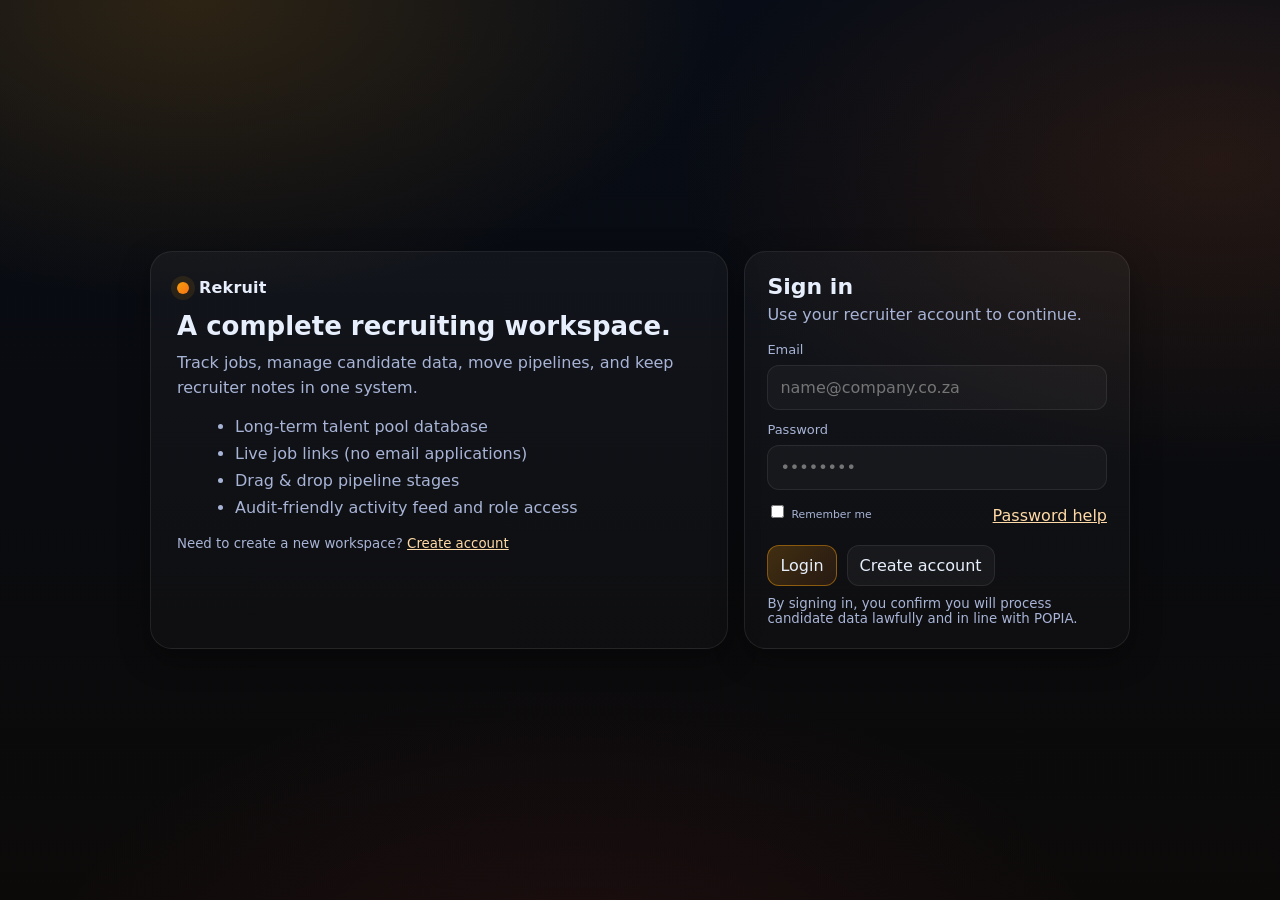
<file: users.html>
<!doctype html>
<html lang="en">
<head>
  <meta charset="utf-8" />
  <meta name="viewport" content="width=device-width, initial-scale=1" />
  <title>Rekruit — Users & Roles</title>
  <link rel="stylesheet" href="css/app.css" />
</head>

<body>
  <div class="topbar">
    <div class="nav">
      <div class="brand"><span class="dot"></span> Rekruit</div>
      <div class="navlinks">
        <a class="chip" data-nav href="dashboard.html">Dashboard</a>
        <a class="chip" data-nav href="companies.html">Companies</a>
        <a class="chip" data-nav href="candidates.html">Candidates</a>
        <a class="chip" data-nav href="applications.html">Applications</a>
        <a class="chip" data-nav href="jobs-pipeline.html">Pipeline</a>
        <a class="chip" data-nav href="users.html">Users</a>
        <a class="chip" data-nav href="reports.html">Reports</a>
        <a class="chip" data-nav href="settings.html">Settings</a>
        <a class="chip" href="#" data-logout>Logout</a>
      </div>
    </div>
  </div>

  <div class="container">
    <div class="section-title">
      <div>
        <h2>User & Role Management</h2>
        <p>Create users and assign roles for workspace access.</p>
      </div>
    </div>

    <form class="card form" data-user-form>
      <h1>Add User</h1>
      <p>Add a team member to this workspace. If the email doesn’t exist yet, Rekruit will generate a temporary password and show it on-screen.</p>

      <div class="grid grid-3">
        <div class="field">
          <label>Full name</label>
          <input class="input" name="name" required placeholder="e.g. Thando Ndlovu" />
        </div>

        <div class="field">
          <label>Email</label>
          <input class="input" name="email" type="email" required placeholder="name@company.co.za" />
        </div>

        <div class="field">
          <label>Role</label>
          <select class="input" name="role" required>
            <option>Super Admin</option>
            <option>Company Admin</option>
            <option selected>Recruiter</option>
            <option>Hiring Manager</option>
            <option>Finance / HR</option>
          </select>
          <small>Assign the minimum access required for the user’s responsibilities.</small>
        </div>
      </div>

      <div class="actions">
        <button class="btn primary" type="submit">Add User</button>
      </div>
    </form>

    <div class="section-title" style="margin-top:16px;">
      <div>
        <h2>Workspace Users</h2>
        <p>View current users and remove access where necessary.</p>
      </div>
    </div>

    <table class="table" style="margin-top:10px">
      <thead>
        <tr>
          <th>Name</th>
          <th>Email</th>
          <th>Role</th>
          <th>Status</th>
          <th></th>
        </tr>
      </thead>
      <tbody data-users-body></tbody>
    </table>

    <small class="footer-note">
      Note: You cannot remove the currently logged-in user.
    </small>
  </div>

  <script defer src="js/app.js"></script>
</body>
</html>
</file>
<file: css/app.css>
:root{
  --bg:#0b1220;
  --panel:#0f1b33;
  --panel2:#0c162b;

  /* Amanani stone/brown palette */
  --stone950:#0c0a09;      /* tailwind stone-950 */
  --stone900:#1c1917;      /* tailwind stone-900 */
  --amber950:#451a03;      /* tailwind amber-950 */
  --brand:#f59e0b;         /* tailwind amber-500 */
  --brand2:#f97316;        /* tailwind orange-500 */

  --text:#e7eefc;
  --muted:#a8b4d6;
  --line:rgba(255,255,255,.08);

  --danger:#ff5a7a;
  --ok:#32d583;
  --warn:#fdb022;
  --shadow:0 10px 30px rgba(0,0,0,.35);
  --radius:16px;
  --radius2:22px;
}

*{box-sizing:border-box}
html,body{height:100%}
body{
  margin:0;
  font-family: ui-sans-serif, system-ui, -apple-system, Segoe UI, Roboto, Arial, "Apple Color Emoji","Segoe UI Emoji";

  /* Amanani-like premium brown background */
  background:
    radial-gradient(900px 500px at 15% 0%, rgba(245,158,11,.16), transparent 60%),
    radial-gradient(900px 520px at 95% 18%, rgba(249,115,22,.12), transparent 60%),
    radial-gradient(900px 520px at 45% 110%, rgba(244,63,94,.08), transparent 60%),
    linear-gradient(180deg, #070c16, var(--stone950));
  color:var(--text);
}

a{color:inherit; text-decoration:none}
small{color:var(--muted)}
button, input, select, textarea{font:inherit}

.container{
  max-width:1200px;
  margin:0 auto;
  padding:22px;
}

.card{
  background:linear-gradient(180deg, rgba(255,255,255,.04), rgba(255,255,255,.02));
  border:1px solid var(--line);
  border-radius:var(--radius2);
  box-shadow: var(--shadow);
}

.row{display:flex; gap:16px; align-items:center}
.grid{display:grid; gap:16px}
.grid-2{grid-template-columns: repeat(2, minmax(0,1fr))}
.grid-3{grid-template-columns: repeat(3, minmax(0,1fr))}
.grid-4{grid-template-columns: repeat(4, minmax(0,1fr))}
@media(max-width:980px){ .grid-4{grid-template-columns: repeat(2, minmax(0,1fr))} }
@media(max-width:680px){ .grid-2,.grid-3,.grid-4{grid-template-columns: 1fr} }

.topbar{
  position:sticky;
  top:0;
  z-index:10;
  backdrop-filter: blur(10px);
  background: rgba(12,10,9,.55); /* stone-950 tint */
  border-bottom:1px solid var(--line);
}

.nav{
  display:flex;
  justify-content:space-between;
  align-items:center;
  padding:14px 22px;
}

.brand{
  display:flex;
  gap:10px;
  align-items:center;
  font-weight:700;
  letter-spacing:.2px;
}
.brand .dot{
  width:12px;height:12px;border-radius:999px;
  background: linear-gradient(135deg, var(--brand), var(--brand2));
  box-shadow:0 0 0 6px rgba(245,158,11,.10);
}

.navlinks{
  display:flex; gap:10px; flex-wrap:wrap;
}
.chip{
  padding:10px 12px;
  border-radius:999px;
  border:1px solid var(--line);
  background: rgba(255,255,255,.03);
  color:var(--muted);
}
.chip.active{
  color:var(--text);
  border-color: rgba(245,158,11,.40);
  background: rgba(245,158,11,.12);
}

.btn{
  border:1px solid var(--line);
  background: rgba(255,255,255,.04);
  color:var(--text);
  padding:10px 12px;
  border-radius:12px;
  cursor:pointer;
}
.btn:hover{ background: rgba(255,255,255,.06); }
.btn.primary{
  border-color: rgba(245,158,11,.45);
  background: linear-gradient(135deg, rgba(245,158,11,.22), rgba(249,115,22,.10));
}
.btn.danger{
  border-color: rgba(255,90,122,.45);
  background: rgba(255,90,122,.10);
}
.btn.small{padding:8px 10px; border-radius:10px; font-size:14px}

.kpi{ padding:18px; }
.kpi h3{margin:0 0 6px 0; font-size:14px; color:var(--muted); font-weight:600}
.kpi .num{font-size:28px; font-weight:800; letter-spacing:.2px}
.kpi .meta{margin-top:8px; color:var(--muted); font-size:13px}

.section-title{
  display:flex;
  justify-content:space-between;
  align-items:flex-end;
  margin:26px 0 12px;
}
.section-title h2{margin:0; font-size:18px}
.section-title p{margin:0; color:var(--muted); font-size:13px}

.table{
  width:100%;
  border-collapse:separate;
  border-spacing:0;
  overflow:hidden;
  border-radius: var(--radius);
  border:1px solid var(--line);
}
.table th, .table td{
  text-align:left;
  padding:12px 14px;
  border-bottom:1px solid var(--line);
}
.table th{
  font-size:12px;
  letter-spacing:.5px;
  text-transform:uppercase;
  color:var(--muted);
  background: rgba(255,255,255,.03);
}
.table tr:last-child td{border-bottom:none}

.badge{
  font-size:12px;
  padding:6px 10px;
  border-radius:999px;
  border:1px solid var(--line);
  color:var(--muted);
  background: rgba(255,255,255,.03);
}
.badge.ok{border-color: rgba(50,213,131,.35); background: rgba(50,213,131,.10); color:#bff3d7}
.badge.warn{border-color: rgba(253,176,34,.35); background: rgba(253,176,34,.10); color:#ffe7c0}
.badge.danger{border-color: rgba(255,90,122,.35); background: rgba(255,90,122,.10); color:#ffd0da}

.input{
  width:100%;
  padding:12px 12px;
  border-radius:12px;
  border:1px solid var(--line);
  background: rgba(255,255,255,.03);
  color:var(--text);
  outline:none;
}
.input:focus{
  border-color: rgba(245,158,11,.55);
  box-shadow:0 0 0 5px rgba(245,158,11,.14);
}

/* --- Selects match theme (no default browser look) --- */
select.input{
  -webkit-appearance:none;
  -moz-appearance:none;
  appearance:none;
  padding-right:42px;
  cursor:pointer;

  background-image:
    linear-gradient(45deg, transparent 50%, rgba(231,238,252,.85) 50%),
    linear-gradient(135deg, rgba(231,238,252,.85) 50%, transparent 50%);
  background-position:
    calc(100% - 18px) calc(50% - 2px),
    calc(100% - 12px) calc(50% - 2px);
  background-size:6px 6px, 6px 6px;
  background-repeat:no-repeat;
}
select.input::-ms-expand{display:none}
select.input option{
  background: var(--stone950);
  color: var(--text);
}

.form{ padding:22px; }
.form h1{margin:0 0 6px; font-size:22px}
.form p{margin:0 0 18px; color:var(--muted)}
.form .field{margin:12px 0}
.form label{display:block; font-size:13px; color:var(--muted); margin-bottom:8px}
.form .actions{display:flex; gap:10px; align-items:center; margin-top:16px}

.center{
  min-height:100vh;
  display:grid;
  place-items:center;
  padding:22px;
}

.split{
  display:grid;
  grid-template-columns: 1.2fr .8fr;
  gap:16px;
  width:min(980px, 100%);
}
@media(max-width:920px){ .split{grid-template-columns: 1fr} }

.hero{ padding:26px; }
.hero h2{margin:0 0 10px; font-size:26px}
.hero p{margin:0; color:var(--muted); line-height:1.55}
.hero ul{margin:16px 0 0 18px; color:var(--muted)}
.hero li{margin:8px 0}

.kanban{
  display:grid;
  grid-template-columns: repeat(4, minmax(240px, 1fr));
  gap:14px;
  overflow:auto;
  padding-bottom:6px;
}
@media(max-width:1100px){ .kanban{grid-template-columns: repeat(2, minmax(240px, 1fr))} }
@media(max-width:650px){ .kanban{grid-template-columns: 1fr} }

.col{
  padding:14px;
  border-radius: var(--radius);
  border:1px solid var(--line);
  background: rgba(255,255,255,.02);
  min-height:320px;
}
.colhead{
  display:flex;
  justify-content:space-between;
  align-items:center;
  margin-bottom:10px;
}
.colhead h3{margin:0; font-size:14px}
.colhead .count{color:var(--muted); font-size:12px}
.dropzone{
  display:grid;
  gap:10px;
  min-height:240px;
}
.cardlet{
  border-radius:14px;
  border:1px solid var(--line);
  background: rgba(255,255,255,.03);
  padding:12px;
  cursor:grab;
}
.cardlet:active{cursor:grabbing}
.cardlet .name{font-weight:700; margin-bottom:6px}
.cardlet .meta{color:var(--muted); font-size:13px; display:flex; gap:10px; flex-wrap:wrap}
.cardlet .meta span{border:1px solid var(--line); border-radius:999px; padding:4px 8px; background: rgba(255,255,255,.02)}
.drag-over{
  outline:2px dashed rgba(245,158,11,.55);
  outline-offset:6px;
}

.footer-note{
  margin-top:10px;
  color:var(--muted);
  font-size:12px;
}

.hidden{display:none}

/* Pipeline layout helpers */
.kanban.kanban-7{grid-template-columns: repeat(7, minmax(220px, 1fr));}
@media(max-width:1600px){ .kanban.kanban-7{grid-template-columns: repeat(4, minmax(220px, 1fr));} }
@media(max-width:1200px){ .kanban.kanban-7{grid-template-columns: repeat(2, minmax(220px, 1fr));} }
@media(max-width:650px){ .kanban.kanban-7{grid-template-columns: 1fr;} }

/* (kept for compatibility if still used somewhere) */
.kanban.kanban-6{grid-template-columns: repeat(6, minmax(220px, 1fr));}
@media(max-width:1400px){ .kanban.kanban-6{grid-template-columns: repeat(3, minmax(220px, 1fr));} }
@media(max-width:900px){ .kanban.kanban-6{grid-template-columns: repeat(2, minmax(220px, 1fr));} }
@media(max-width:600px){ .kanban.kanban-6{grid-template-columns: 1fr;} }

.muted{color:var(--muted); text-align:center}
.small-note{font-size:12px; padding:6px}
.actions-cell{display:flex; gap:8px; justify-content:flex-end}
.link{color:#ffd9a6; text-decoration:underline}

.flash{
  position:fixed;
  right:20px;
  bottom:20px;
  z-index:40;
  border:1px solid var(--line);
  border-radius:12px;
  padding:10px 12px;
  color:var(--text);
  background:rgba(16, 22, 38, .94);
  opacity:0;
  transform:translateY(8px);
  transition:all .25s ease;
}
.flash.show{opacity:1; transform:translateY(0)}
.flash.ok{border-color: rgba(50,213,131,.35)}
.flash.danger{border-color: rgba(255,90,122,.45)}
.flash.warn{border-color: rgba(245,158,11,.45)}

.activity-list{list-style:none; margin:0; padding:0; display:grid; gap:10px}
.activity-list li{display:flex; justify-content:space-between; gap:10px; padding:10px 12px; border:1px solid var(--line); border-radius:10px; background:rgba(255,255,255,.02)}
.activity-list li small{white-space:nowrap}
.muted.left{text-align:left}
</file>
